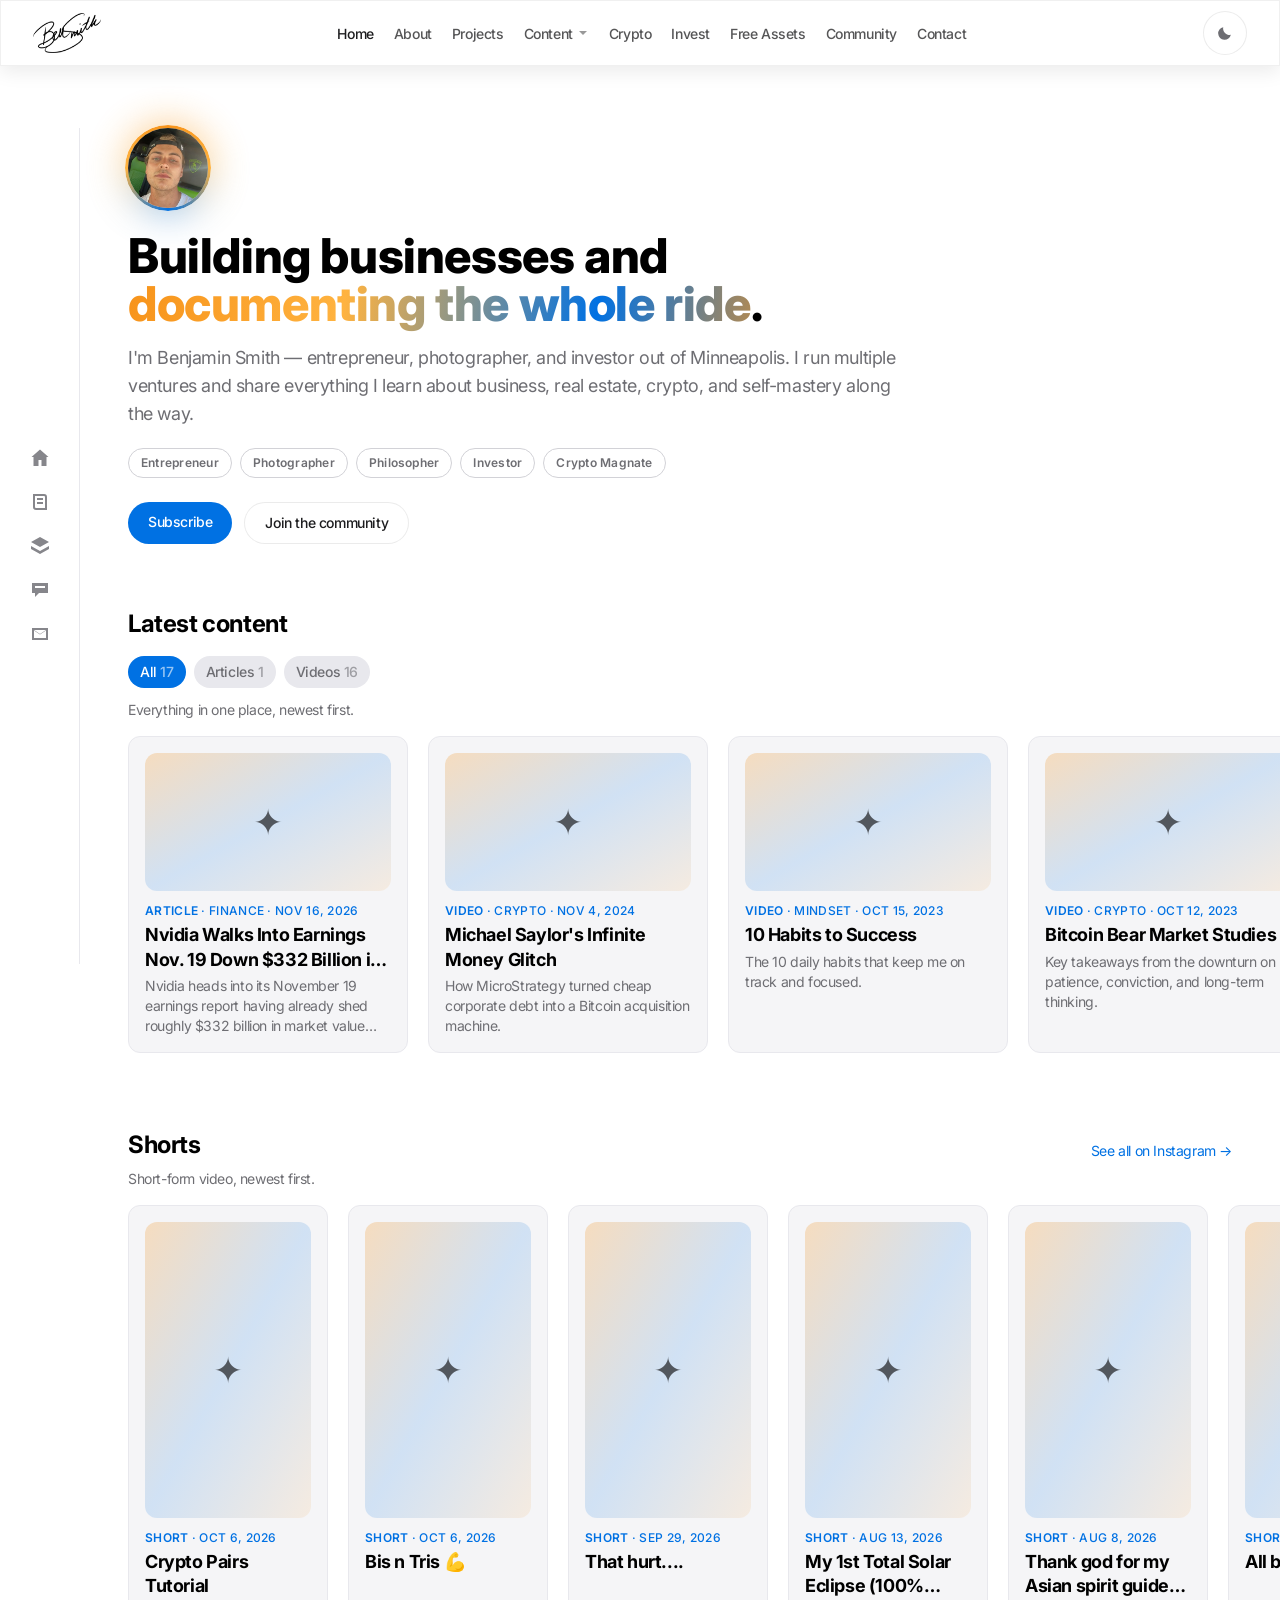
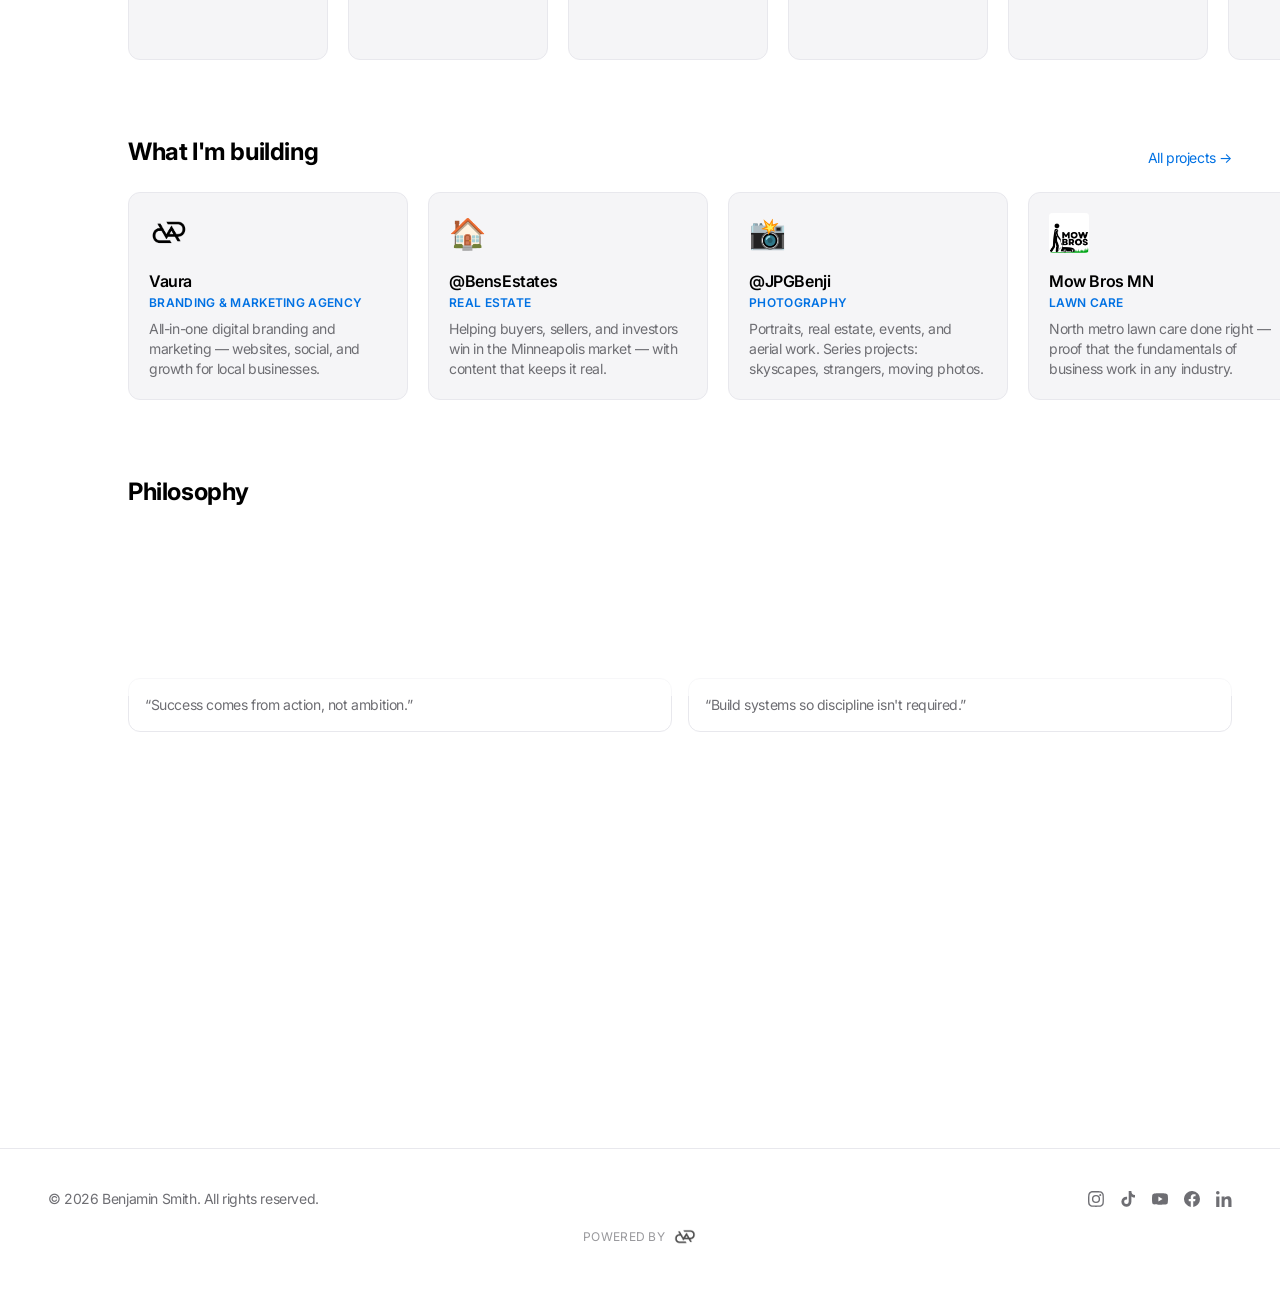
<file: index.html>
<!DOCTYPE html>
<html lang="en" class="dark">
<head>
  <script>(function(){var t=localStorage.theme,d=document.documentElement;if(t==='light'){d.classList.remove('dark');}else if(t!=='dark'&&window.matchMedia&&!window.matchMedia('(prefers-color-scheme: dark)').matches){d.classList.remove('dark');}})();</script>
  <meta charset="UTF-8">
  <meta name="viewport" content="width=device-width, initial-scale=1.0">
  <title>@BenjaminJBSmith — Entrepreneur, Investor, Photographer & Content Creator | Minneapolis</title>
  <meta name="description" content="Benjamin 'Benji' Smith (@BenjaminJBSmith) — entrepreneur, investor, and photographer in Minneapolis. Articles, videos, podcast, crypto insights, real estate, and free creator assets.">
  <meta name="keywords" content="Benjamin Smith, BenjaminJBSmith, entrepreneur, investor, crypto, bitcoin, real estate Minneapolis, photographer, content creator, Vaura">
  <link rel="canonical" href="https://vauraagency.github.io/bjbs-website/">
  <meta property="og:type" content="website">
  <meta property="og:site_name" content="@BenjaminJBSmith">
  <meta property="og:title" content="@BenjaminJBSmith — Entrepreneur, Investor, Photographer & Content Creator | Minneapolis">
  <meta property="og:description" content="Benjamin 'Benji' Smith (@BenjaminJBSmith) — entrepreneur, investor, and photographer in Minneapolis. Articles, videos, podcast, crypto insights, real estate, and free creator assets.">
  <meta property="og:url" content="https://vauraagency.github.io/bjbs-website/">
  <meta property="og:image" content="https://vauraagency.github.io/bjbs-website/images/avatar.jpg">
  <meta name="twitter:card" content="summary">
  <meta name="twitter:title" content="@BenjaminJBSmith — Entrepreneur, Investor, Photographer & Content Creator | Minneapolis">
  <meta name="twitter:description" content="Benjamin 'Benji' Smith (@BenjaminJBSmith) — entrepreneur, investor, and photographer in Minneapolis. Articles, videos, podcast, crypto insights, real estate, and free creator assets.">
  <meta name="twitter:image" content="https://vauraagency.github.io/bjbs-website/images/avatar.jpg">
  <script type="application/ld+json">
  {
    "@context": "https://schema.org",
    "@type": "Person",
    "name": "Benjamin JB Smith",
    "alternateName": "@BenjaminJBSmith",
    "url": "https://vauraagency.github.io/bjbs-website/",
    "image": "https://vauraagency.github.io/bjbs-website/images/avatar.jpg",
    "jobTitle": "Entrepreneur, Investor, Photographer & Content Creator",
    "address": {
      "@type": "PostalAddress",
      "addressLocality": "Minneapolis",
      "addressRegion": "MN",
      "addressCountry": "US"
    },
    "sameAs": [
      "https://instagram.com/JPGBenji",
      "https://linktr.ee/bensestates",
      "https://poplme.co/benjismith"
    ]
  }
  </script>
  <link rel="icon" type="image/svg+xml" href="images/favicon.svg">
  <link rel="stylesheet" href="css/tailwind-built.css">
  <link rel="preconnect" href="https://fonts.googleapis.com">
  <link rel="preconnect" href="https://fonts.gstatic.com" crossorigin>
  <link href="https://fonts.googleapis.com/css2?family=Inter:wght@400;500;600;700;800&display=swap" rel="stylesheet">
  <link rel="stylesheet" href="css/style.css">
</head>
<body class="font-sans antialiased bg-white text-slate-800 dark:bg-slate-900 dark:text-slate-200 tracking-tight">

  <div class="page-shell">
    <div class="min-h-screen flex">

      <!-- Side rail: quick on-page navigation -->
      <aside class="sticky top-16 h-[calc(100vh-4rem)] w-14 md:w-20 shrink-0 border-r border-slate-200 dark:border-slate-800 hidden sm:flex flex-col items-center justify-center gap-6 z-10">
        <a href="#home" class="nav-link group" title="Top" aria-label="Top">
          <svg class="w-5 h-5 fill-slate-400 group-hover:fill-indigo-500 transition" viewBox="0 0 20 20"><path d="M10 1.5 1.5 9h2v9h5v-6h3v6h5V9h2L10 1.5Z"/></svg>
        </a>
        <a href="#content" class="nav-link group" title="Content" aria-label="Content">
          <svg class="w-5 h-5 fill-slate-400 group-hover:fill-indigo-500 transition" viewBox="0 0 20 20"><path d="M3 2h11a3 3 0 0 1 3 3v13H6a3 3 0 0 1-3-3V2Zm2 2v11a1 1 0 0 0 1 1h9V5a1 1 0 0 0-1-1H5Zm2 2h6v2H7V6Zm0 4h6v2H7v-2Z"/></svg>
        </a>
        <a href="#ventures" class="nav-link group" title="Ventures" aria-label="Ventures">
          <svg class="w-5 h-5 fill-slate-400 group-hover:fill-indigo-500 transition" viewBox="0 0 20 20"><path d="m10 1 9 5-9 5-9-5 9-5Zm-9 9 9 5 9-5v3l-9 5-9-5v-3Z"/></svg>
        </a>
        <a href="#philosophy" class="nav-link group" title="Philosophy" aria-label="Philosophy">
          <svg class="w-5 h-5 fill-slate-400 group-hover:fill-indigo-500 transition" viewBox="0 0 20 20"><path d="M2 3h16v10H9l-4 4v-4H2V3Zm3 3v2h10V6H5Z"/></svg>
        </a>
        <a href="#subscribe" class="nav-link group" title="Subscribe" aria-label="Subscribe">
          <svg class="w-5 h-5 fill-slate-400 group-hover:fill-indigo-500 transition" viewBox="0 0 20 20"><path d="M2 4h16v12H2V4Zm2 2.4V14h12V6.4l-6 4-6-4ZM16 6H4l6 4 6-4Z"/></svg>
        </a>
      </aside>

      <!-- Main -->
      <main class="grow min-w-0 px-6 md:px-12 py-12 md:py-16 space-y-16">

        <!-- Hero -->
        <section id="home" class="scroll-mt-24">
          <div class="glow-ring rounded-full w-20 h-20 mb-6">
            <img src="images/avatar.jpg" alt="Benjamin Smith" class="w-20 h-20 rounded-full relative z-10 object-cover">
          </div>
          <h1 class="text-4xl md:text-5xl font-extrabold leading-tight mb-4 text-slate-900 dark:text-slate-100 max-w-3xl">
            Building businesses and <span class="glow-text">documenting the whole ride</span>.
          </h1>
          <p class="text-lg text-slate-500 dark:text-slate-400 mb-5 max-w-3xl">
            I'm Benjamin Smith — entrepreneur, photographer, and investor out of Minneapolis. I run multiple ventures and share everything I learn about business, real estate, crypto, and self-mastery along the way.
          </p>
          <div class="flex flex-wrap gap-2 mb-6" aria-label="Brand pillars">
            <span class="pillar">Entrepreneur</span>
            <span class="pillar">Photographer</span>
            <span class="pillar">Philosopher</span>
            <span class="pillar">Investor</span>
            <span class="pillar">Crypto Magnate</span>
          </div>
          <div class="flex gap-3">
            <a href="#subscribe" class="px-5 py-2.5 rounded-full bg-indigo-500 hover:bg-indigo-600 text-white font-medium text-sm transition">Subscribe</a>
            <a href="community.html" class="glass-btn px-5 py-2.5 rounded-full font-medium text-sm">Join the community</a>
          </div>
        </section>

        <!-- Content feed -->
        <section id="content" class="scroll-mt-24">
          <h2 class="text-2xl font-bold text-slate-900 dark:text-slate-100 mb-4">Latest content</h2>
          <div class="flex flex-wrap gap-2 mb-3" id="category-tabs"><!-- tabs built from the feed by js/main.js --></div>
          <div class="flex items-end justify-between gap-4 mb-4" id="content-blurb"><!-- per-filter subhead, set by js/main.js --></div>
          <div id="articles-grid" class="carousel"><!-- populated by js/main.js --></div>
        </section>

        <!-- Shorts -->
        <section id="shorts" class="scroll-mt-24">
          <div class="flex items-end justify-between mb-2">
            <h2 class="text-2xl font-bold text-slate-900 dark:text-slate-100">Shorts</h2>
            <a href="https://www.instagram.com/benjaminjbsmith/reels/" target="_blank" rel="noopener" class="text-sm text-indigo-500 hover:underline">See all on Instagram →</a>
          </div>
          <p class="text-slate-500 dark:text-slate-400 text-sm mb-4">Short-form video, newest first.</p>
          <div class="carousel carousel-shorts" id="shorts-row"><!-- populated by js/main.js --></div>
        </section>

        <!-- Ventures -->
        <section id="ventures" class="scroll-mt-24">
          <div class="flex items-end justify-between mb-6">
            <h2 class="text-2xl font-bold text-slate-900 dark:text-slate-100">What I'm building</h2>
            <a href="projects.html" class="text-sm text-indigo-500 hover:underline">All projects →</a>
          </div>
          <div class="carousel" id="ventures-grid"><!-- populated by js/main.js --></div>
        </section>

        <!-- Philosophy -->
        <section id="philosophy" class="scroll-mt-24">
          <h2 class="text-2xl font-bold mb-6 text-slate-900 dark:text-slate-100">Philosophy</h2>
          <figure class="glass rounded-2xl p-8">
            <blockquote class="text-xl md:text-2xl font-bold leading-snug text-slate-900 dark:text-slate-100">
              “Don't be a victim of your mentality, be an architect of your reality.”
            </blockquote>
            <figcaption class="mt-3 text-sm text-slate-500 dark:text-slate-400">— Benjamin Smith</figcaption>
          </figure>
          <div class="grid sm:grid-cols-2 gap-4 mt-4 text-sm">
            <p class="rounded-xl border border-slate-200 dark:border-slate-800 p-4 text-slate-500 dark:text-slate-400">“Success comes from action, not ambition.”</p>
            <p class="rounded-xl border border-slate-200 dark:border-slate-800 p-4 text-slate-500 dark:text-slate-400">“Build systems so discipline isn't required.”</p>
          </div>
        </section>

        <!-- Subscribe -->
        <section id="subscribe" class="scroll-mt-24">
          <div class="glass rounded-2xl p-8 text-center">
            <div class="flex justify-center -space-x-3 mb-5" id="community-avatars"><!-- populated by js/main.js --></div>
            <h2 class="text-2xl font-bold mb-2 text-slate-900 dark:text-slate-100">Subscribe</h2>
            <p class="text-slate-500 dark:text-slate-400 mb-6">Best insights on business, investing, and living intentionally.</p>
            <form id="subscribe-form" class="flex flex-col sm:flex-row gap-3 max-w-md mx-auto">
              <input type="email" name="email" required placeholder="Your email" class="grow px-4 py-2.5 rounded-full bg-white dark:bg-slate-900 border border-slate-300 dark:border-slate-700 focus:outline-none focus:ring-2 focus:ring-indigo-500 text-sm">
              <button type="submit" class="px-5 py-2.5 rounded-full bg-indigo-500 hover:bg-indigo-600 text-white font-medium text-sm transition">Subscribe</button>
            </form>
          </div>
        </section>

      </main>
    </div>
  </div>

  <div id="site-footer"></div>

  <script src="js/site.js" defer></script>
  <script src="js/main.js" defer></script>
</body>
</html>
</file>
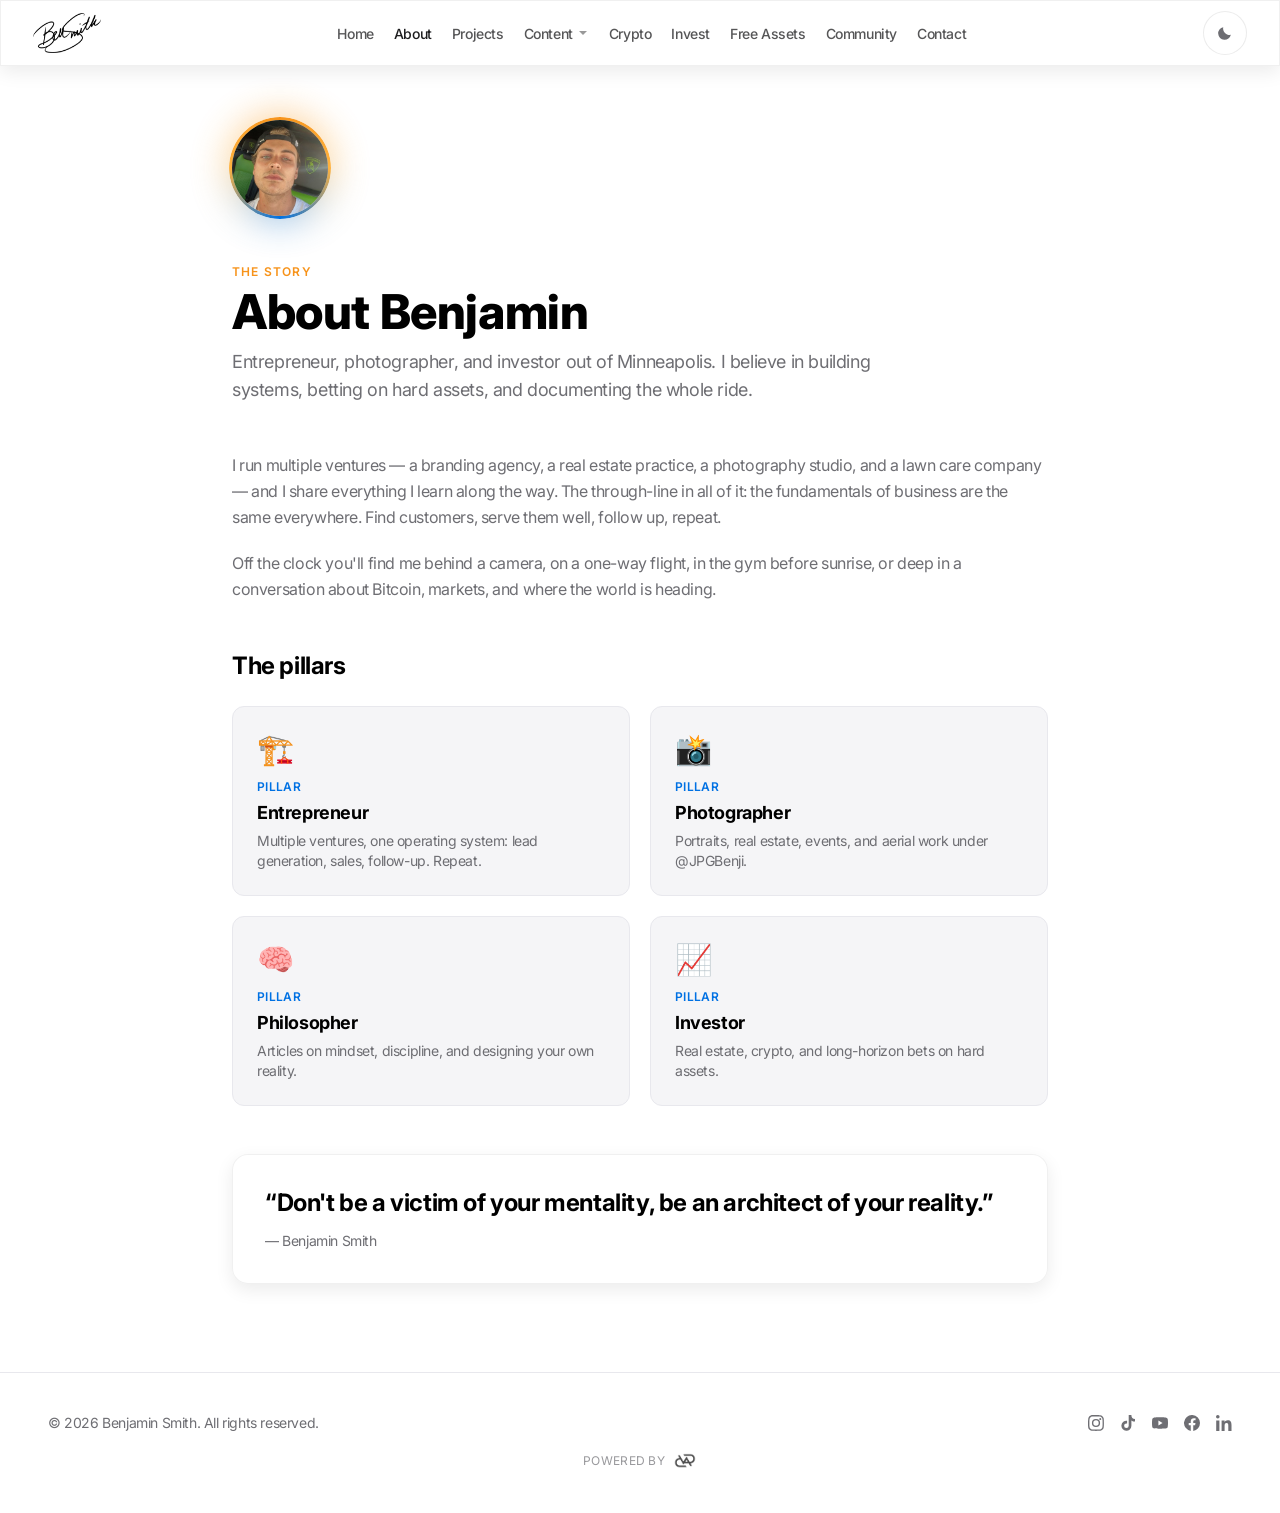
<file: about.html>
<!DOCTYPE html>
<html lang="en" class="dark">
<head>
  <script>(function(){var t=localStorage.theme,d=document.documentElement;if(t==='light'){d.classList.remove('dark');}else if(t!=='dark'&&window.matchMedia&&!window.matchMedia('(prefers-color-scheme: dark)').matches){d.classList.remove('dark');}})();</script>
  <meta charset="UTF-8">
  <meta name="viewport" content="width=device-width, initial-scale=1.0">
  <title>About | @BenjaminJBSmith</title>
  <meta name="description" content="Who Benjamin JB Smith is — entrepreneur, photographer, investor, and philosopher out of Minneapolis.">
  <link rel="canonical" href="https://vauraagency.github.io/bjbs-website/about.html">
  <meta property="og:type" content="website">
  <meta property="og:site_name" content="@BenjaminJBSmith">
  <meta property="og:title" content="About | @BenjaminJBSmith">
  <meta property="og:description" content="Who Benjamin JB Smith is — entrepreneur, photographer, investor, and philosopher out of Minneapolis.">
  <meta property="og:url" content="https://vauraagency.github.io/bjbs-website/about.html">
  <meta property="og:image" content="https://vauraagency.github.io/bjbs-website/images/avatar.jpg">
  <meta name="twitter:card" content="summary">
  <meta name="twitter:title" content="About | @BenjaminJBSmith">
  <meta name="twitter:description" content="Who Benjamin JB Smith is — entrepreneur, photographer, investor, and philosopher out of Minneapolis.">
  <meta name="twitter:image" content="https://vauraagency.github.io/bjbs-website/images/avatar.jpg">
  <script type="application/ld+json">
  {
    "@context": "https://schema.org",
    "@type": "Person",
    "name": "Benjamin JB Smith",
    "alternateName": "@BenjaminJBSmith",
    "url": "https://vauraagency.github.io/bjbs-website/",
    "image": "https://vauraagency.github.io/bjbs-website/images/avatar.jpg",
    "jobTitle": "Entrepreneur, Investor, Photographer & Content Creator",
    "address": {
      "@type": "PostalAddress",
      "addressLocality": "Minneapolis",
      "addressRegion": "MN",
      "addressCountry": "US"
    },
    "sameAs": [
      "https://instagram.com/JPGBenji",
      "https://linktr.ee/bensestates",
      "https://poplme.co/benjismith"
    ]
  }
  </script>
  <link rel="icon" type="image/svg+xml" href="images/favicon.svg">
  <link rel="stylesheet" href="css/tailwind-built.css">
  <link rel="preconnect" href="https://fonts.googleapis.com">
  <link rel="preconnect" href="https://fonts.gstatic.com" crossorigin>
  <link href="https://fonts.googleapis.com/css2?family=Inter:wght@400;500;600;700;800&display=swap" rel="stylesheet">
  <link rel="stylesheet" href="css/style.css">
</head>
<body class="font-sans antialiased bg-white text-slate-800 dark:bg-slate-900 dark:text-slate-200 tracking-tight">
  <main class="max-w-4xl mx-auto px-6 md:px-10 py-14 space-y-12">
    <div class="glow-ring rounded-full w-24 h-24 mb-6 mx-auto sm:mx-0">
      <img src="images/avatar.jpg" alt="Benjamin Smith" class="w-24 h-24 rounded-full relative z-10 object-cover">
    </div>
    <header>
      <p class="text-xs uppercase tracking-widest text-btc font-semibold mb-2">The story</p>
      <h1 class="text-4xl md:text-5xl font-extrabold leading-tight text-slate-900 dark:text-slate-100 mb-3">About Benjamin</h1>
      <p class="text-lg text-slate-500 dark:text-slate-400 max-w-2xl">Entrepreneur, photographer, and investor out of Minneapolis. I believe in building systems, betting on hard assets, and documenting the whole ride.</p>
    </header>
    <section class="space-y-5 text-slate-500 dark:text-slate-400 leading-relaxed">
      <p>I run multiple ventures — a branding agency, a real estate practice, a photography studio, and a lawn care company — and I share everything I learn along the way. The through-line in all of it: the fundamentals of business are the same everywhere. Find customers, serve them well, follow up, repeat.</p>
      <p>Off the clock you'll find me behind a camera, on a one-way flight, in the gym before sunrise, or deep in a conversation about Bitcoin, markets, and where the world is heading.</p>
    </section>
    <section>
      <h2 class="text-2xl font-bold mb-6 text-slate-900 dark:text-slate-100">The pillars</h2>
      <div class="sm:!grid sm:!grid-cols-2 sm:!gap-5">
      <div class="card rounded-2xl p-6">
        <div class="text-3xl mb-3">🏗️</div>
        <p class="text-xs uppercase tracking-wide text-indigo-500 font-semibold mb-1">Pillar</p>
        <h3 class="font-bold text-lg mb-1 text-slate-900 dark:text-slate-100">Entrepreneur</h3>
        <p class="text-sm text-slate-500 dark:text-slate-400">Multiple ventures, one operating system: lead generation, sales, follow-up. Repeat.</p>
      </div>
      <div class="card rounded-2xl p-6">
        <div class="text-3xl mb-3">📸</div>
        <p class="text-xs uppercase tracking-wide text-indigo-500 font-semibold mb-1">Pillar</p>
        <h3 class="font-bold text-lg mb-1 text-slate-900 dark:text-slate-100">Photographer</h3>
        <p class="text-sm text-slate-500 dark:text-slate-400">Portraits, real estate, events, and aerial work under @JPGBenji.</p>
      </div>
      <div class="card rounded-2xl p-6">
        <div class="text-3xl mb-3">🧠</div>
        <p class="text-xs uppercase tracking-wide text-indigo-500 font-semibold mb-1">Pillar</p>
        <h3 class="font-bold text-lg mb-1 text-slate-900 dark:text-slate-100">Philosopher</h3>
        <p class="text-sm text-slate-500 dark:text-slate-400">Articles on mindset, discipline, and designing your own reality.</p>
      </div>
      <div class="card rounded-2xl p-6">
        <div class="text-3xl mb-3">📈</div>
        <p class="text-xs uppercase tracking-wide text-indigo-500 font-semibold mb-1">Pillar</p>
        <h3 class="font-bold text-lg mb-1 text-slate-900 dark:text-slate-100">Investor</h3>
        <p class="text-sm text-slate-500 dark:text-slate-400">Real estate, crypto, and long-horizon bets on hard assets.</p>
      </div>
      </div>
    </section>
    <section class="glass rounded-2xl p-8">
      <blockquote class="text-xl md:text-2xl font-bold leading-snug text-slate-900 dark:text-slate-100">“Don't be a victim of your mentality, be an architect of your reality.”</blockquote>
      <figcaption class="mt-3 text-sm text-slate-500 dark:text-slate-400">— Benjamin Smith</figcaption>
    </section>
  </main>
  <div id="site-footer"></div>
  <script src="js/site.js" defer></script>
</body>
</html>
</file>
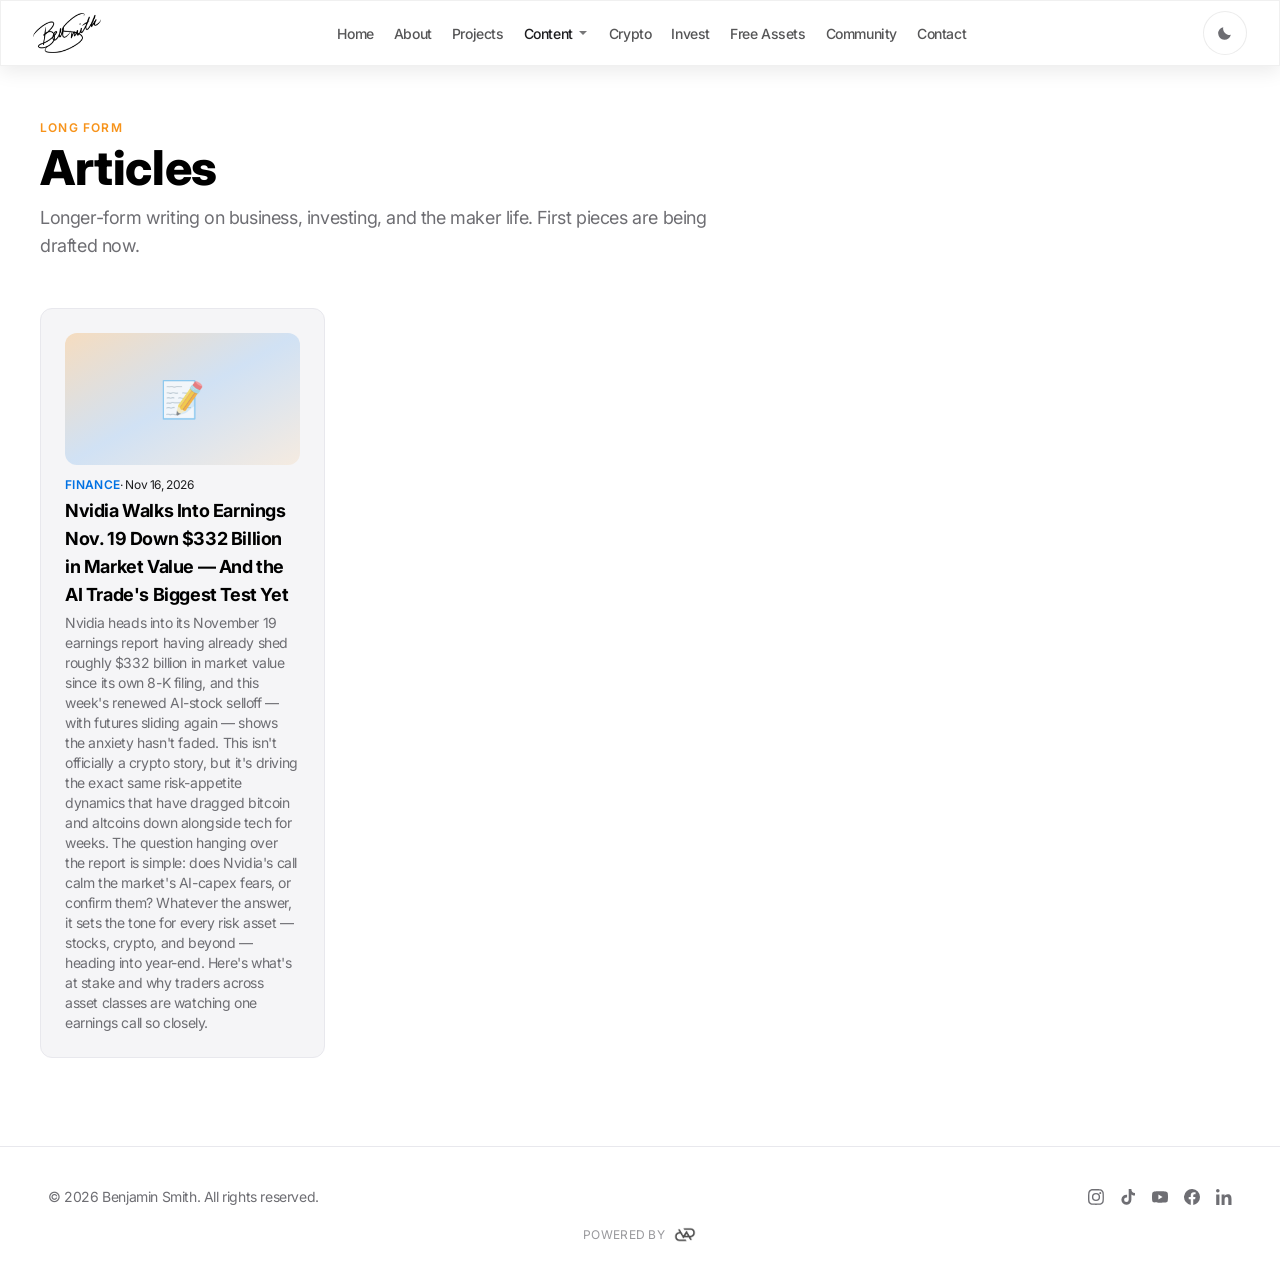
<file: articles.html>
<!DOCTYPE html>
<html lang="en" class="dark">
<head>
  <script>(function(){var t=localStorage.theme,d=document.documentElement;if(t==='light'){d.classList.remove('dark');}else if(t!=='dark'&&window.matchMedia&&!window.matchMedia('(prefers-color-scheme: dark)').matches){d.classList.remove('dark');}})();</script>
  <meta charset="UTF-8">
  <meta name="viewport" content="width=device-width, initial-scale=1.0">
  <title>Articles | @BenjaminJBSmith</title>
  <meta name="description" content="Articles by Benjamin JB Smith on business, investing, mindset, and building in public.">
  <link rel="canonical" href="https://vauraagency.github.io/bjbs-website/articles.html">
  <meta property="og:type" content="website">
  <meta property="og:site_name" content="@BenjaminJBSmith">
  <meta property="og:title" content="Articles | @BenjaminJBSmith">
  <meta property="og:description" content="Articles by Benjamin JB Smith on business, investing, mindset, and building in public.">
  <meta property="og:url" content="https://vauraagency.github.io/bjbs-website/articles.html">
  <meta property="og:image" content="https://vauraagency.github.io/bjbs-website/images/avatar.jpg">
  <meta name="twitter:card" content="summary">
  <meta name="twitter:title" content="Articles | @BenjaminJBSmith">
  <meta name="twitter:description" content="Articles by Benjamin JB Smith on business, investing, mindset, and building in public.">
  <meta name="twitter:image" content="https://vauraagency.github.io/bjbs-website/images/avatar.jpg">
  <script type="application/ld+json">
  {
    "@context": "https://schema.org",
    "@type": "WebPage",
    "name": "Articles | @BenjaminJBSmith",
    "description": "Articles by Benjamin JB Smith on business, investing, mindset, and building in public.",
    "url": "https://vauraagency.github.io/bjbs-website/articles.html",
    "isPartOf": {
      "@type": "WebSite",
      "name": "@BenjaminJBSmith",
      "url": "https://vauraagency.github.io/bjbs-website/"
    },
    "about": {
      "@type": "Person",
      "name": "Benjamin JB Smith"
    }
  }
  </script>
  <link rel="icon" type="image/svg+xml" href="images/favicon.svg">
  <link rel="stylesheet" href="css/tailwind-built.css">
  <link rel="preconnect" href="https://fonts.googleapis.com">
  <link rel="preconnect" href="https://fonts.gstatic.com" crossorigin>
  <link href="https://fonts.googleapis.com/css2?family=Inter:wght@400;500;600;700;800&display=swap" rel="stylesheet">
  <link rel="stylesheet" href="css/style.css">
</head>
<body class="font-sans antialiased bg-white text-slate-800 dark:bg-slate-900 dark:text-slate-200 tracking-tight">
  <main class="page-shell px-6 md:px-10 py-14 space-y-12">
    <header>
      <p class="text-xs uppercase tracking-widest text-btc font-semibold mb-2">Long form</p>
      <h1 class="text-4xl md:text-5xl font-extrabold leading-tight text-slate-900 dark:text-slate-100 mb-3">Articles</h1>
      <p class="text-lg text-slate-500 dark:text-slate-400 max-w-2xl">Longer-form writing on business, investing, and the maker life. First pieces are being drafted now.</p>
    </header>
    <section>
      <div class="content-grid" id="articles-grid"><!-- populated by JS --></div>
      <div class="text-center mt-6 sm:hidden">
        <button id="view-all-btn" class="text-indigo-500 hover:underline font-medium text-sm">View all →</button>
      </div>
    </section>

    <div id="articles-modal" class="hidden fixed top-16 inset-x-0 bottom-0 bg-black/70 z-40 flex items-center justify-center p-4">
      <div class="bg-white dark:bg-[#1c1c1e] border border-slate-200 dark:border-white/10 rounded-2xl max-w-2xl w-full max-h-[90vh] overflow-auto shadow-2xl">
        <div class="sticky top-0 bg-white dark:bg-[#1c1c1e] border-b border-slate-200 dark:border-white/10 px-6 py-4 flex items-center justify-between">
          <h2 class="text-xl font-bold text-slate-900 dark:text-slate-100">All articles</h2>
          <button id="close-modal-btn" class="text-slate-500 hover:text-slate-900 dark:hover:text-slate-100">✕</button>
        </div>
        <div class="grid grid-cols-1 sm:grid-cols-2 gap-5 p-6" id="articles-modal-grid"><!-- populated by JS --></div>
      </div>
    </div>

    <div id="article-detail-modal" class="hidden fixed top-16 inset-x-0 bottom-0 bg-black/70 z-40 flex items-center justify-center p-4">
      <div class="bg-white dark:bg-[#1c1c1e] border border-slate-200 dark:border-white/10 rounded-2xl max-w-2xl w-full max-h-[90vh] overflow-auto shadow-2xl">
        <div class="sticky top-0 bg-white dark:bg-[#1c1c1e] border-b border-slate-200 dark:border-white/10 px-6 py-4 flex items-center justify-between">
          <h2 class="text-lg font-bold text-slate-900 dark:text-slate-100" id="detail-title"></h2>
          <button id="close-detail-btn" class="text-slate-500 hover:text-slate-900 dark:hover:text-slate-100">✕</button>
        </div>
        <div class="p-6">
          <p class="text-xs uppercase tracking-wide text-indigo-500 font-semibold mb-3" id="detail-meta"></p>
          <div class="prose prose-invert max-w-none text-slate-500 dark:text-slate-400 leading-relaxed" id="detail-text"></div>
        </div>
      </div>
    </div>

    <script>
    const fmtDate = (iso) => {
      if (!iso) return '';
      const d = new Date(iso + 'T00:00:00Z');
      return isNaN(d) ? iso : d.toLocaleDateString('en-US', { month: 'short', day: 'numeric', year: 'numeric', timeZone: 'UTC' });
    };
      const THUMB_FALLBACK = "<div class='w-full h-full bg-gradient-to-br from-btc/25 via-indigo-500/15 to-btc/10 dark:from-btc/30 dark:via-indigo-500/20 dark:to-btc/15 flex items-center justify-center'><span class='text-4xl opacity-70'>📝</span></div>";
      const cardThumb = (article) => `<div class="aspect-video rounded-xl mb-3 overflow-hidden">` + (article.image
        ? `<img src="${article.image}" alt="" loading="lazy" class="w-full h-full object-cover transition group-hover:scale-105" onerror="this.parentNode.innerHTML=THUMB_FALLBACK">`
        : THUMB_FALLBACK) + `</div>`;

      const cardHtml = (article) => `
        <div class="card rounded-2xl p-6 cursor-pointer hover:border-indigo-400 dark:hover:border-indigo-500 transition group" data-article-id="${article.id}" tabindex="0" role="button" aria-label="Read ${article.title}">
          ${cardThumb(article)}
          <div class="flex items-center gap-1.5 mb-1">
            <a href="https://app.notion.com/p/83f7269252d54d95be6515217888a28e?v=f23101416ba145c4a385bbd5015fede1&query=${encodeURIComponent(article.category)}" target="_blank" rel="noopener" class="text-xs uppercase tracking-wide text-indigo-500 font-semibold hover:underline">${article.category}</a>
            <span class="text-xs text-slate-400 dark:text-slate-500">· ${fmtDate(article.date)}</span>
          </div>
          <h3 class="font-bold text-lg mb-1 text-slate-900 dark:text-slate-100 group-hover:text-indigo-500 transition">${article.title}</h3>
          <p class="text-sm text-slate-500 dark:text-slate-400">${article.excerpt}</p>
        </div>`;

      document.getElementById('articles-grid').innerHTML = Array.from({ length: 4 }).map(() => `
        <div class="p-2">
          <div class="skeleton aspect-video mb-3"></div>
          <div class="skeleton h-3 w-1/3 mb-2 rounded-full"></div>
          <div class="skeleton h-5 w-full mb-1 rounded-full"></div>
          <div class="skeleton h-3 w-2/3 rounded-full"></div>
        </div>`).join('');

      fetch('data/articles.json').then(r => r.ok ? r.json() : []).then(articles => {
        if (!articles.length) {
          document.getElementById('articles-grid').innerHTML = '<p class="text-sm text-slate-500">Articles coming soon...</p>';
          return;
        }

        document.getElementById('articles-grid').innerHTML = articles.map(cardHtml).join('');
        document.getElementById('articles-modal-grid').innerHTML = articles.map(cardHtml).join('');

        // Add click + keyboard listeners to open detail modal
        document.querySelectorAll('[data-article-id]').forEach(el => {
          const open = () => {
            const id = el.getAttribute('data-article-id');
            const article = articles.find(a => a.id === id);
            if (article) {
              const imgHtml = article.image ? `<img src="${article.image}" alt="" class="w-full aspect-video object-cover rounded-xl mb-5">` : '';
              document.getElementById('detail-title').textContent = article.title;
              document.getElementById('detail-meta').textContent = `${article.category} · ${fmtDate(article.date)}`;
              document.getElementById('detail-text').innerHTML = imgHtml + article.fullText.split('\n').filter(p => p.trim()).map(p => `<p class="mb-4">${p}</p>`).join('');
              document.getElementById('article-detail-modal').classList.remove('hidden');
            }
          };
          el.addEventListener('click', open);
          el.addEventListener('keydown', (e) => {
            if (e.key === 'Enter' || e.key === ' ') { e.preventDefault(); open(); }
          });
        });
      });

      document.getElementById('view-all-btn').addEventListener('click', () => {
        document.getElementById('articles-modal').classList.remove('hidden');
      });
      document.getElementById('close-modal-btn').addEventListener('click', () => {
        document.getElementById('articles-modal').classList.add('hidden');
      });
      document.getElementById('articles-modal').addEventListener('click', (e) => {
        if (e.target.id === 'articles-modal') {
          document.getElementById('articles-modal').classList.add('hidden');
        }
      });
      document.getElementById('close-detail-btn').addEventListener('click', () => {
        document.getElementById('article-detail-modal').classList.add('hidden');
      });
      document.getElementById('article-detail-modal').addEventListener('click', (e) => {
        if (e.target.id === 'article-detail-modal') {
          document.getElementById('article-detail-modal').classList.add('hidden');
        }
      });
    </script>
  </main>
  <div id="site-footer"></div>
  <script src="js/site.js" defer></script>
</body>
</html>
</file>
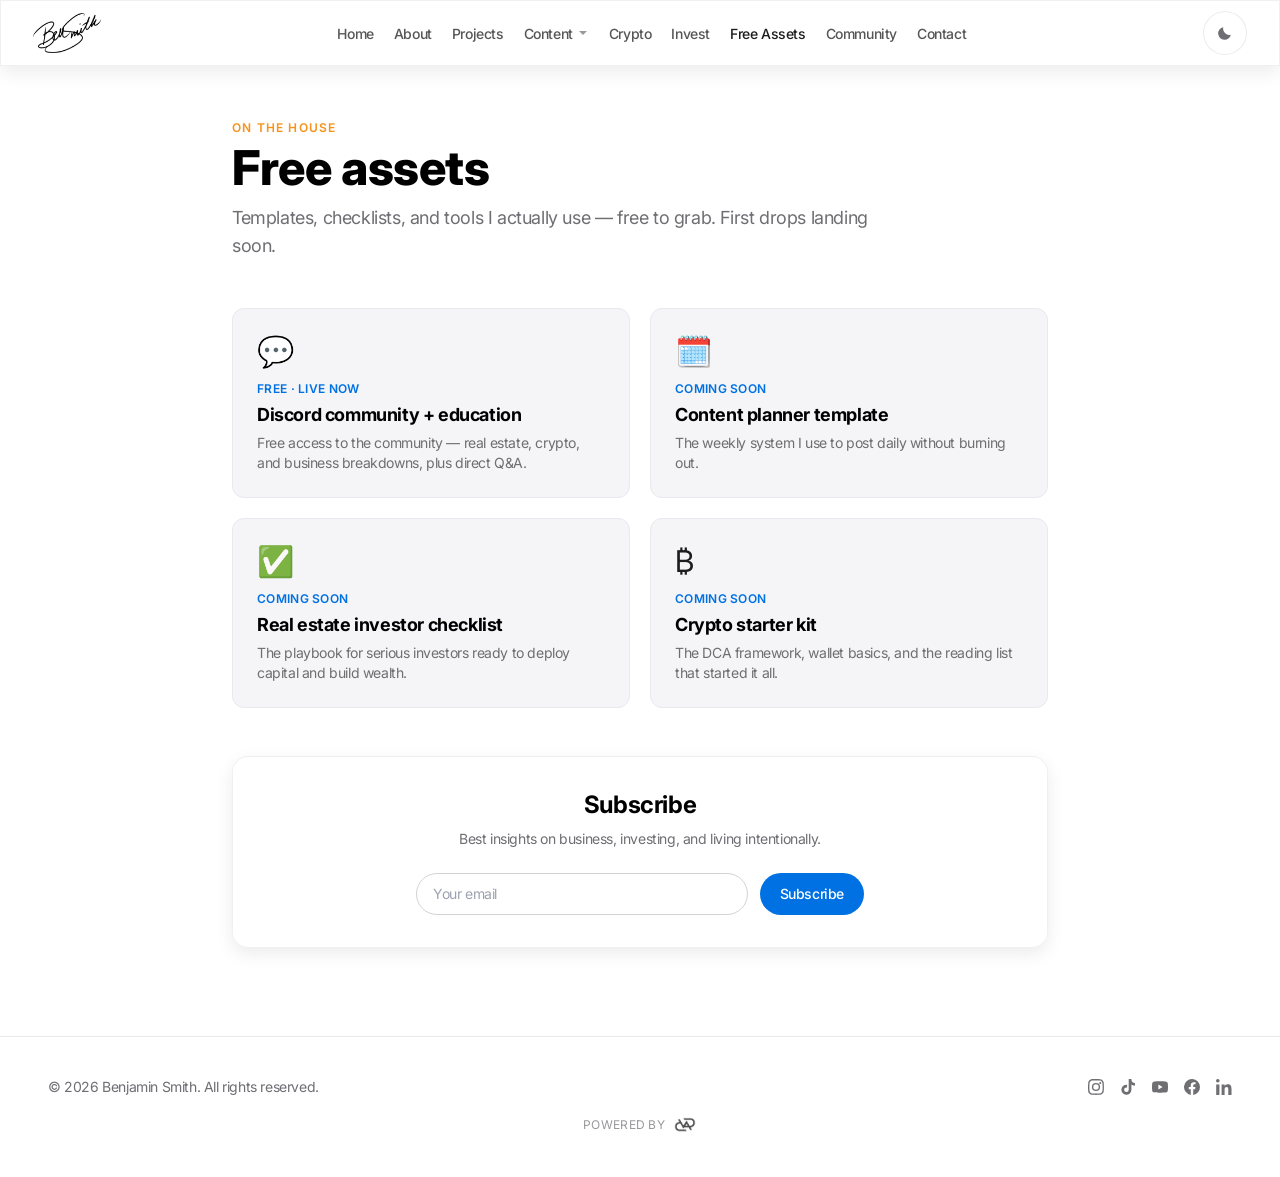
<file: assets.html>
<!DOCTYPE html>
<html lang="en" class="dark">
<head>
  <script>(function(){var t=localStorage.theme,d=document.documentElement;if(t==='light'){d.classList.remove('dark');}else if(t!=='dark'&&window.matchMedia&&!window.matchMedia('(prefers-color-scheme: dark)').matches){d.classList.remove('dark');}})();</script>
  <meta charset="UTF-8">
  <meta name="viewport" content="width=device-width, initial-scale=1.0">
  <title>Free Assets | @BenjaminJBSmith</title>
  <meta name="description" content="Free resources from Benjamin JB Smith — templates, checklists, and creator tools.">
  <link rel="canonical" href="https://vauraagency.github.io/bjbs-website/assets.html">
  <meta property="og:type" content="website">
  <meta property="og:site_name" content="@BenjaminJBSmith">
  <meta property="og:title" content="Free Assets | @BenjaminJBSmith">
  <meta property="og:description" content="Free resources from Benjamin JB Smith — templates, checklists, and creator tools.">
  <meta property="og:url" content="https://vauraagency.github.io/bjbs-website/assets.html">
  <meta property="og:image" content="https://vauraagency.github.io/bjbs-website/images/avatar.jpg">
  <meta name="twitter:card" content="summary">
  <meta name="twitter:title" content="Free Assets | @BenjaminJBSmith">
  <meta name="twitter:description" content="Free resources from Benjamin JB Smith — templates, checklists, and creator tools.">
  <meta name="twitter:image" content="https://vauraagency.github.io/bjbs-website/images/avatar.jpg">
  <script type="application/ld+json">
  {
    "@context": "https://schema.org",
    "@type": "WebPage",
    "name": "Free Assets | @BenjaminJBSmith",
    "description": "Free resources from Benjamin JB Smith \u2014 templates, checklists, and creator tools.",
    "url": "https://vauraagency.github.io/bjbs-website/assets.html",
    "isPartOf": {
      "@type": "WebSite",
      "name": "@BenjaminJBSmith",
      "url": "https://vauraagency.github.io/bjbs-website/"
    },
    "about": {
      "@type": "Person",
      "name": "Benjamin JB Smith"
    }
  }
  </script>
  <link rel="icon" type="image/svg+xml" href="images/favicon.svg">
  <link rel="stylesheet" href="css/tailwind-built.css">
  <link rel="preconnect" href="https://fonts.googleapis.com">
  <link rel="preconnect" href="https://fonts.gstatic.com" crossorigin>
  <link href="https://fonts.googleapis.com/css2?family=Inter:wght@400;500;600;700;800&display=swap" rel="stylesheet">
  <link rel="stylesheet" href="css/style.css">
</head>
<body class="font-sans antialiased bg-white text-slate-800 dark:bg-slate-900 dark:text-slate-200 tracking-tight">
  <main class="max-w-4xl mx-auto px-6 md:px-10 py-14 space-y-12">
    <header>
      <p class="text-xs uppercase tracking-widest text-btc font-semibold mb-2">On the house</p>
      <h1 class="text-4xl md:text-5xl font-extrabold leading-tight text-slate-900 dark:text-slate-100 mb-3">Free assets</h1>
      <p class="text-lg text-slate-500 dark:text-slate-400 max-w-2xl">Templates, checklists, and tools I actually use — free to grab. First drops landing soon.</p>
    </header>
    <section class="grid sm:grid-cols-2 gap-5">
      <a href="community.html" class="card rounded-2xl p-6 block hover:scale-[1.02] transition">
        <div class="text-3xl mb-3">💬</div>
        <p class="text-xs uppercase tracking-wide text-indigo-500 font-semibold mb-1">Free · Live now</p>
        <h3 class="font-bold text-lg mb-1 text-slate-900 dark:text-slate-100">Discord community + education</h3>
        <p class="text-sm text-slate-500 dark:text-slate-400">Free access to the community — real estate, crypto, and business breakdowns, plus direct Q&A.</p>
      </a>
      <div class="card rounded-2xl p-6">
        <div class="text-3xl mb-3">🗓️</div>
        <p class="text-xs uppercase tracking-wide text-indigo-500 font-semibold mb-1">Coming soon</p>
        <h3 class="font-bold text-lg mb-1 text-slate-900 dark:text-slate-100">Content planner template</h3>
        <p class="text-sm text-slate-500 dark:text-slate-400">The weekly system I use to post daily without burning out.</p>
      </div>
      <div class="card rounded-2xl p-6">
        <div class="text-3xl mb-3">✅</div>
        <p class="text-xs uppercase tracking-wide text-indigo-500 font-semibold mb-1">Coming soon</p>
        <h3 class="font-bold text-lg mb-1 text-slate-900 dark:text-slate-100">Real estate investor checklist</h3>
        <p class="text-sm text-slate-500 dark:text-slate-400">The playbook for serious investors ready to deploy capital and build wealth.</p>
      </div>
      <div class="card rounded-2xl p-6">
        <div class="text-3xl mb-3">₿</div>
        <p class="text-xs uppercase tracking-wide text-indigo-500 font-semibold mb-1">Coming soon</p>
        <h3 class="font-bold text-lg mb-1 text-slate-900 dark:text-slate-100">Crypto starter kit</h3>
        <p class="text-sm text-slate-500 dark:text-slate-400">The DCA framework, wallet basics, and the reading list that started it all.</p>
      </div>
    </section>
    <section class="glass rounded-2xl p-8 text-center">
      <h2 class="text-2xl font-bold mb-2 text-slate-900 dark:text-slate-100">Subscribe</h2>
      <p class="text-sm text-slate-500 dark:text-slate-400 mb-6">Best insights on business, investing, and living intentionally.</p>
      <form id="subscribe-form" class="flex flex-col sm:flex-row gap-3 max-w-md mx-auto">
        <input type="email" name="email" required placeholder="Your email" class="grow px-4 py-2.5 rounded-full bg-white dark:bg-slate-900 border border-slate-300 dark:border-slate-700 focus:outline-none focus:ring-2 focus:ring-indigo-500 text-sm">
        <button type="submit" class="px-5 py-2.5 rounded-full bg-indigo-500 hover:bg-indigo-600 text-white font-medium text-sm transition">Subscribe</button>
      </form>
    </section>
  </main>
  <div id="site-footer"></div>
  <script src="js/site.js" defer></script>
</body>
</html>
</file>
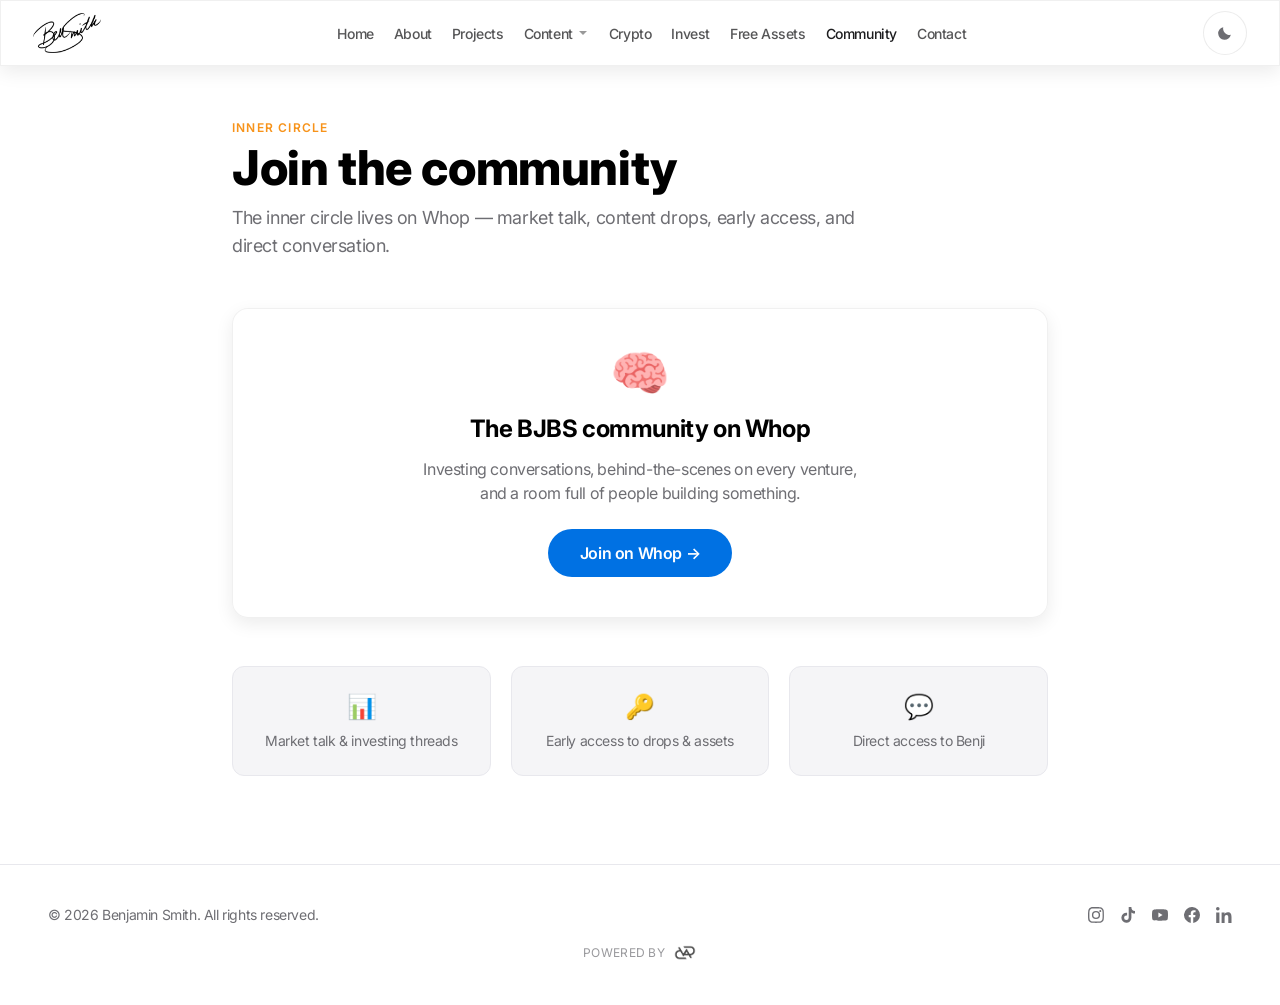
<file: community.html>
<!DOCTYPE html>
<html lang="en" class="dark">
<head>
  <script>(function(){var t=localStorage.theme,d=document.documentElement;if(t==='light'){d.classList.remove('dark');}else if(t!=='dark'&&window.matchMedia&&!window.matchMedia('(prefers-color-scheme: dark)').matches){d.classList.remove('dark');}})();</script>
  <meta charset="UTF-8">
  <meta name="viewport" content="width=device-width, initial-scale=1.0">
  <title>Community | @BenjaminJBSmith</title>
  <meta name="description" content="Join Benjamin JB Smith's community on Whop — investing conversations, content drops, and direct access.">
  <link rel="canonical" href="https://vauraagency.github.io/bjbs-website/community.html">
  <meta property="og:type" content="website">
  <meta property="og:site_name" content="@BenjaminJBSmith">
  <meta property="og:title" content="Community | @BenjaminJBSmith">
  <meta property="og:description" content="Join Benjamin JB Smith's community on Whop — investing conversations, content drops, and direct access.">
  <meta property="og:url" content="https://vauraagency.github.io/bjbs-website/community.html">
  <meta property="og:image" content="https://vauraagency.github.io/bjbs-website/images/avatar.jpg">
  <meta name="twitter:card" content="summary">
  <meta name="twitter:title" content="Community | @BenjaminJBSmith">
  <meta name="twitter:description" content="Join Benjamin JB Smith's community on Whop — investing conversations, content drops, and direct access.">
  <meta name="twitter:image" content="https://vauraagency.github.io/bjbs-website/images/avatar.jpg">
  <script type="application/ld+json">
  {
    "@context": "https://schema.org",
    "@type": "WebPage",
    "name": "Community | @BenjaminJBSmith",
    "description": "Join Benjamin JB Smith's community on Whop \u2014 investing conversations, content drops, and direct access.",
    "url": "https://vauraagency.github.io/bjbs-website/community.html",
    "isPartOf": {
      "@type": "WebSite",
      "name": "@BenjaminJBSmith",
      "url": "https://vauraagency.github.io/bjbs-website/"
    },
    "about": {
      "@type": "Person",
      "name": "Benjamin JB Smith"
    }
  }
  </script>
  <link rel="icon" type="image/svg+xml" href="images/favicon.svg">
  <link rel="stylesheet" href="css/tailwind-built.css">
  <link rel="preconnect" href="https://fonts.googleapis.com">
  <link rel="preconnect" href="https://fonts.gstatic.com" crossorigin>
  <link href="https://fonts.googleapis.com/css2?family=Inter:wght@400;500;600;700;800&display=swap" rel="stylesheet">
  <link rel="stylesheet" href="css/style.css">
</head>
<body class="font-sans antialiased bg-white text-slate-800 dark:bg-slate-900 dark:text-slate-200 tracking-tight">
  <main class="max-w-4xl mx-auto px-6 md:px-10 py-14 space-y-12">
    <header>
      <p class="text-xs uppercase tracking-widest text-btc font-semibold mb-2">Inner circle</p>
      <h1 class="text-4xl md:text-5xl font-extrabold leading-tight text-slate-900 dark:text-slate-100 mb-3">Join the community</h1>
      <p class="text-lg text-slate-500 dark:text-slate-400 max-w-2xl">The inner circle lives on Whop — market talk, content drops, early access, and direct conversation.</p>
    </header>
    <section class="glass rounded-2xl p-10 text-center glow-ring" style="border-radius: 1rem;">
      <div class="text-5xl mb-4">🧠</div>
      <h2 class="text-2xl font-bold mb-3 text-slate-900 dark:text-slate-100">The BJBS community on Whop</h2>
      <p class="text-slate-500 dark:text-slate-400 mb-6 max-w-md mx-auto">Investing conversations, behind-the-scenes on every venture, and a room full of people building something.</p>
      <a href="https://whop.com/benjaminjbsmith" target="_blank" rel="noopener" class="inline-block px-8 py-3 rounded-full bg-indigo-500 hover:bg-indigo-600 text-white font-semibold transition">Join on Whop →</a>
    </section>
    <section class="grid sm:grid-cols-3 gap-5 text-center">
      <div class="card rounded-2xl p-6"><div class="text-2xl mb-2">📊</div><p class="text-sm text-slate-500 dark:text-slate-400">Market talk & investing threads</p></div>
      <div class="card rounded-2xl p-6"><div class="text-2xl mb-2">🔑</div><p class="text-sm text-slate-500 dark:text-slate-400">Early access to drops & assets</p></div>
      <div class="card rounded-2xl p-6"><div class="text-2xl mb-2">💬</div><p class="text-sm text-slate-500 dark:text-slate-400">Direct access to Benji</p></div>
    </section>
  </main>
  <div id="site-footer"></div>
  <script src="js/site.js" defer></script>
</body>
</html>
</file>
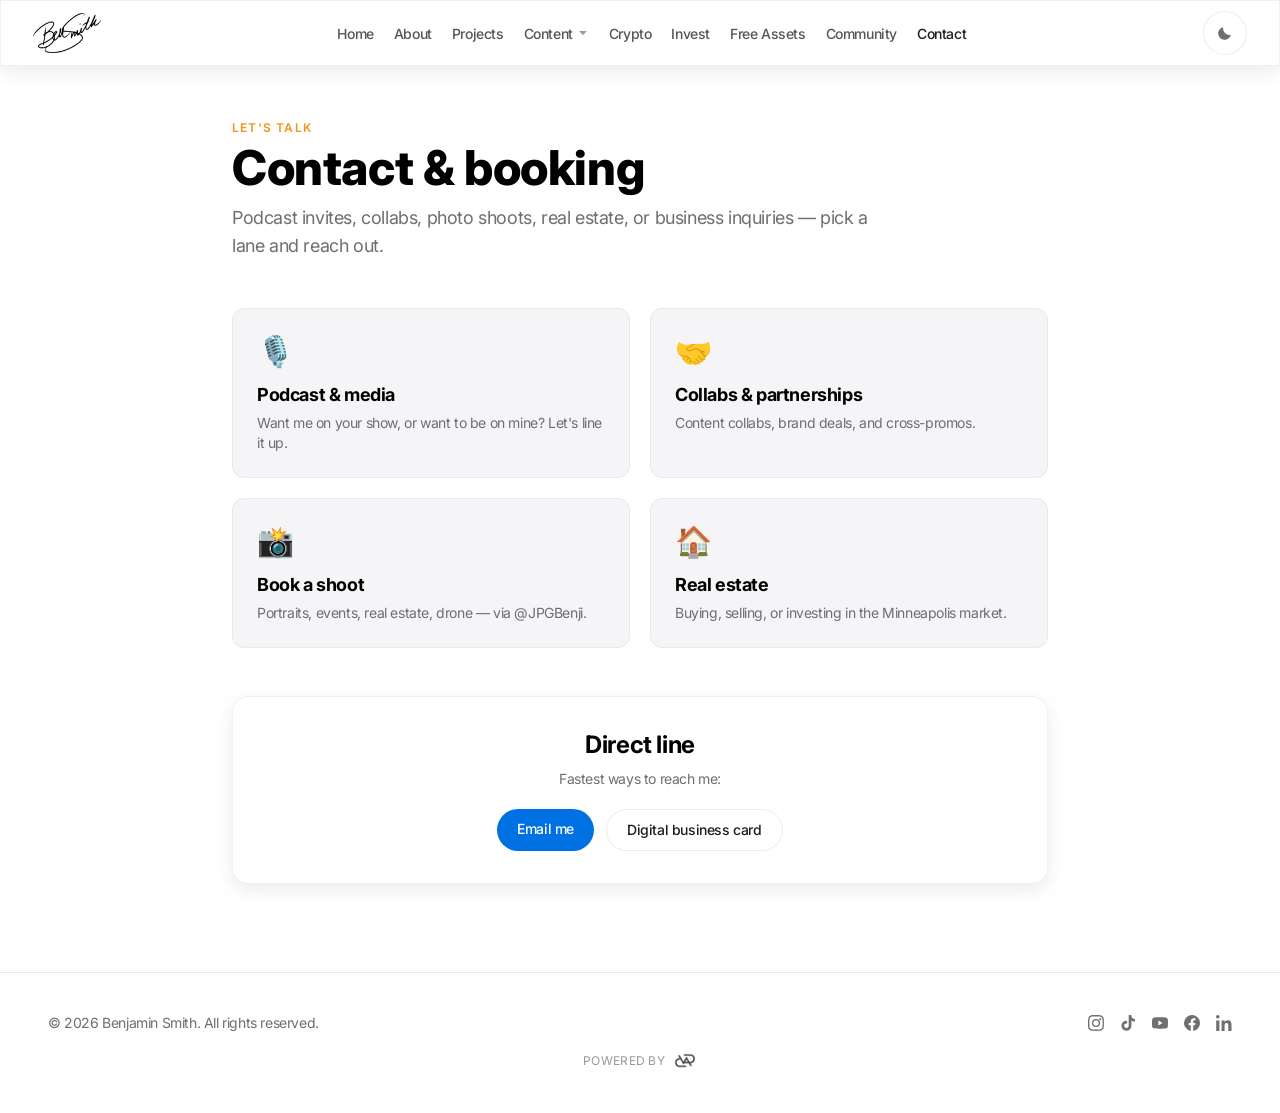
<file: contact.html>
<!DOCTYPE html>
<html lang="en" class="dark">
<head>
  <script>(function(){var t=localStorage.theme,d=document.documentElement;if(t==='light'){d.classList.remove('dark');}else if(t!=='dark'&&window.matchMedia&&!window.matchMedia('(prefers-color-scheme: dark)').matches){d.classList.remove('dark');}})();</script>
  <meta charset="UTF-8">
  <meta name="viewport" content="width=device-width, initial-scale=1.0">
  <title>Contact & Booking | @BenjaminJBSmith</title>
  <meta name="description" content="Book Benjamin JB Smith for podcasts, collabs, photography, and speaking — or just say hey.">
  <link rel="canonical" href="https://vauraagency.github.io/bjbs-website/contact.html">
  <meta property="og:type" content="website">
  <meta property="og:site_name" content="@BenjaminJBSmith">
  <meta property="og:title" content="Contact & Booking | @BenjaminJBSmith">
  <meta property="og:description" content="Book Benjamin JB Smith for podcasts, collabs, photography, and speaking — or just say hey.">
  <meta property="og:url" content="https://vauraagency.github.io/bjbs-website/contact.html">
  <meta property="og:image" content="https://vauraagency.github.io/bjbs-website/images/avatar.jpg">
  <meta name="twitter:card" content="summary">
  <meta name="twitter:title" content="Contact & Booking | @BenjaminJBSmith">
  <meta name="twitter:description" content="Book Benjamin JB Smith for podcasts, collabs, photography, and speaking — or just say hey.">
  <meta name="twitter:image" content="https://vauraagency.github.io/bjbs-website/images/avatar.jpg">
  <script type="application/ld+json">
  {
    "@context": "https://schema.org",
    "@type": "WebPage",
    "name": "Contact & Booking | @BenjaminJBSmith",
    "description": "Book Benjamin JB Smith for podcasts, collabs, photography, and speaking \u2014 or just say hey.",
    "url": "https://vauraagency.github.io/bjbs-website/contact.html",
    "isPartOf": {
      "@type": "WebSite",
      "name": "@BenjaminJBSmith",
      "url": "https://vauraagency.github.io/bjbs-website/"
    },
    "about": {
      "@type": "Person",
      "name": "Benjamin JB Smith"
    }
  }
  </script>
  <link rel="icon" type="image/svg+xml" href="images/favicon.svg">
  <link rel="stylesheet" href="css/tailwind-built.css">
  <link rel="preconnect" href="https://fonts.googleapis.com">
  <link rel="preconnect" href="https://fonts.gstatic.com" crossorigin>
  <link href="https://fonts.googleapis.com/css2?family=Inter:wght@400;500;600;700;800&display=swap" rel="stylesheet">
  <link rel="stylesheet" href="css/style.css">
</head>
<body class="font-sans antialiased bg-white text-slate-800 dark:bg-slate-900 dark:text-slate-200 tracking-tight">
  <main class="max-w-4xl mx-auto px-6 md:px-10 py-14 space-y-12">
    <header>
      <p class="text-xs uppercase tracking-widest text-btc font-semibold mb-2">Let's talk</p>
      <h1 class="text-4xl md:text-5xl font-extrabold leading-tight text-slate-900 dark:text-slate-100 mb-3">Contact & booking</h1>
      <p class="text-lg text-slate-500 dark:text-slate-400 max-w-2xl">Podcast invites, collabs, photo shoots, real estate, or business inquiries — pick a lane and reach out.</p>
    </header>
    <section class="grid sm:grid-cols-2 gap-5">
      <a href="mailto:benjaminjbsmith@gmail.com?subject=Podcast%20invite" class="card rounded-2xl p-6 block hover:scale-[1.02] transition">
        <div class="text-3xl mb-3">🎙️</div>
        <h3 class="font-bold text-lg mb-1 text-slate-900 dark:text-slate-100">Podcast & media</h3>
        <p class="text-sm text-slate-500 dark:text-slate-400">Want me on your show, or want to be on mine? Let's line it up.</p>
      </a>
      <a href="mailto:benjaminjbsmith@gmail.com?subject=Collab" class="card rounded-2xl p-6 block hover:scale-[1.02] transition">
        <div class="text-3xl mb-3">🤝</div>
        <h3 class="font-bold text-lg mb-1 text-slate-900 dark:text-slate-100">Collabs & partnerships</h3>
        <p class="text-sm text-slate-500 dark:text-slate-400">Content collabs, brand deals, and cross-promos.</p>
      </a>
      <a href="https://instagram.com/JPGBenji" target="_blank" rel="noopener" class="card rounded-2xl p-6 block hover:scale-[1.02] transition">
        <div class="text-3xl mb-3">📸</div>
        <h3 class="font-bold text-lg mb-1 text-slate-900 dark:text-slate-100">Book a shoot</h3>
        <p class="text-sm text-slate-500 dark:text-slate-400">Portraits, events, real estate, drone — via @JPGBenji.</p>
      </a>
      <a href="https://linktr.ee/bensestates" target="_blank" rel="noopener" class="card rounded-2xl p-6 block hover:scale-[1.02] transition">
        <div class="text-3xl mb-3">🏠</div>
        <h3 class="font-bold text-lg mb-1 text-slate-900 dark:text-slate-100">Real estate</h3>
        <p class="text-sm text-slate-500 dark:text-slate-400">Buying, selling, or investing in the Minneapolis market.</p>
      </a>
    </section>
    <section class="glass rounded-2xl p-8 text-center">
      <h2 class="text-2xl font-bold mb-2 text-slate-900 dark:text-slate-100">Direct line</h2>
      <p class="text-sm text-slate-500 dark:text-slate-400 mb-5">Fastest ways to reach me:</p>
      <div class="flex flex-wrap justify-center gap-3">
        <a href="mailto:benjaminjbsmith@gmail.com" class="px-5 py-2.5 rounded-full bg-indigo-500 hover:bg-indigo-600 text-white font-medium text-sm transition">Email me</a>
        <a href="https://poplme.co/benjismith" target="_blank" rel="noopener" class="glass-btn px-5 py-2.5 rounded-full font-medium text-sm">Digital business card</a>
      </div>
    </section>
  </main>
  <div id="site-footer"></div>
  <script src="js/site.js" defer></script>
</body>
</html>
</file>
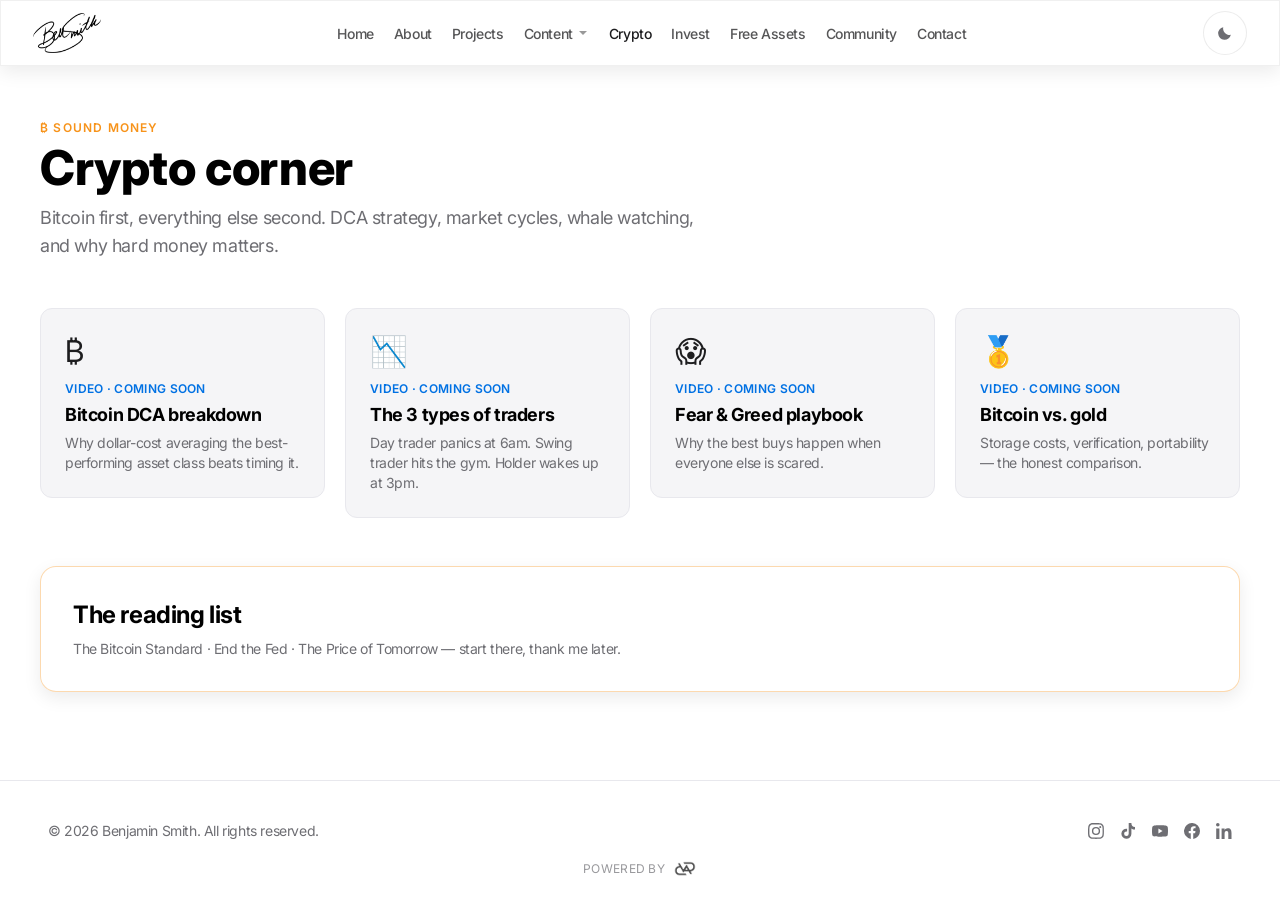
<file: crypto.html>
<!DOCTYPE html>
<html lang="en" class="dark">
<head>
  <script>(function(){var t=localStorage.theme,d=document.documentElement;if(t==='light'){d.classList.remove('dark');}else if(t!=='dark'&&window.matchMedia&&!window.matchMedia('(prefers-color-scheme: dark)').matches){d.classList.remove('dark');}})();</script>
  <meta charset="UTF-8">
  <meta name="viewport" content="width=device-width, initial-scale=1.0">
  <title>Crypto | @BenjaminJBSmith</title>
  <meta name="description" content="Bitcoin and crypto content from Benjamin JB Smith — DCA strategy, market cycles, and sound money.">
  <link rel="canonical" href="https://vauraagency.github.io/bjbs-website/crypto.html">
  <meta property="og:type" content="website">
  <meta property="og:site_name" content="@BenjaminJBSmith">
  <meta property="og:title" content="Crypto | @BenjaminJBSmith">
  <meta property="og:description" content="Bitcoin and crypto content from Benjamin JB Smith — DCA strategy, market cycles, and sound money.">
  <meta property="og:url" content="https://vauraagency.github.io/bjbs-website/crypto.html">
  <meta property="og:image" content="https://vauraagency.github.io/bjbs-website/images/avatar.jpg">
  <meta name="twitter:card" content="summary">
  <meta name="twitter:title" content="Crypto | @BenjaminJBSmith">
  <meta name="twitter:description" content="Bitcoin and crypto content from Benjamin JB Smith — DCA strategy, market cycles, and sound money.">
  <meta name="twitter:image" content="https://vauraagency.github.io/bjbs-website/images/avatar.jpg">
  <script type="application/ld+json">
  {
    "@context": "https://schema.org",
    "@type": "WebPage",
    "name": "Crypto | @BenjaminJBSmith",
    "description": "Bitcoin and crypto content from Benjamin JB Smith \u2014 DCA strategy, market cycles, and sound money.",
    "url": "https://vauraagency.github.io/bjbs-website/crypto.html",
    "isPartOf": {
      "@type": "WebSite",
      "name": "@BenjaminJBSmith",
      "url": "https://vauraagency.github.io/bjbs-website/"
    },
    "about": {
      "@type": "Person",
      "name": "Benjamin JB Smith"
    }
  }
  </script>
  <link rel="icon" type="image/svg+xml" href="images/favicon.svg">
  <link rel="stylesheet" href="css/tailwind-built.css">
  <link rel="preconnect" href="https://fonts.googleapis.com">
  <link rel="preconnect" href="https://fonts.gstatic.com" crossorigin>
  <link href="https://fonts.googleapis.com/css2?family=Inter:wght@400;500;600;700;800&display=swap" rel="stylesheet">
  <link rel="stylesheet" href="css/style.css">
</head>
<body class="font-sans antialiased bg-white text-slate-800 dark:bg-slate-900 dark:text-slate-200 tracking-tight">
  <main class="page-shell px-6 md:px-10 py-14 space-y-12">
    <header>
      <p class="text-xs uppercase tracking-widest text-btc font-semibold mb-2">₿ Sound money</p>
      <h1 class="text-4xl md:text-5xl font-extrabold leading-tight text-slate-900 dark:text-slate-100 mb-3">Crypto corner</h1>
      <p class="text-lg text-slate-500 dark:text-slate-400 max-w-2xl">Bitcoin first, everything else second. DCA strategy, market cycles, whale watching, and why hard money matters.</p>
    </header>
    <section>
      <div class="content-grid" id="crypto-grid">
        <div class="card rounded-2xl p-6">
          <div class="text-3xl mb-3">₿</div>
          <p class="text-xs uppercase tracking-wide text-indigo-500 font-semibold mb-1">Video · coming soon</p>
          <h3 class="font-bold text-lg mb-1 text-slate-900 dark:text-slate-100">Bitcoin DCA breakdown</h3>
          <p class="text-sm text-slate-500 dark:text-slate-400">Why dollar-cost averaging the best-performing asset class beats timing it.</p>
        </div>
        <div class="card rounded-2xl p-6">
          <div class="text-3xl mb-3">📉</div>
          <p class="text-xs uppercase tracking-wide text-indigo-500 font-semibold mb-1">Video · coming soon</p>
          <h3 class="font-bold text-lg mb-1 text-slate-900 dark:text-slate-100">The 3 types of traders</h3>
          <p class="text-sm text-slate-500 dark:text-slate-400">Day trader panics at 6am. Swing trader hits the gym. Holder wakes up at 3pm.</p>
        </div>
        <div class="card rounded-2xl p-6">
          <div class="text-3xl mb-3">😱</div>
          <p class="text-xs uppercase tracking-wide text-indigo-500 font-semibold mb-1">Video · coming soon</p>
          <h3 class="font-bold text-lg mb-1 text-slate-900 dark:text-slate-100">Fear & Greed playbook</h3>
          <p class="text-sm text-slate-500 dark:text-slate-400">Why the best buys happen when everyone else is scared.</p>
        </div>
        <div class="card rounded-2xl p-6">
          <div class="text-3xl mb-3">🥇</div>
          <p class="text-xs uppercase tracking-wide text-indigo-500 font-semibold mb-1">Video · coming soon</p>
          <h3 class="font-bold text-lg mb-1 text-slate-900 dark:text-slate-100">Bitcoin vs. gold</h3>
          <p class="text-sm text-slate-500 dark:text-slate-400">Storage costs, verification, portability — the honest comparison.</p>
        </div>
      </div>
      <div class="text-center mt-6 sm:hidden">
        <button id="view-all-btn" class="text-indigo-500 hover:underline font-medium text-sm">View all →</button>
      </div>
    </section>

    <div id="crypto-modal" class="hidden fixed inset-0 bg-black/50 z-50 flex items-center justify-center p-4">
      <div class="bg-white dark:bg-slate-900 rounded-2xl max-w-2xl w-full max-h-[90vh] overflow-auto elevation">
        <div class="sticky top-0 bg-white dark:bg-slate-900 border-b border-slate-200 dark:border-slate-800 px-6 py-4 flex items-center justify-between">
          <h2 class="text-xl font-bold text-slate-900 dark:text-slate-100">All content</h2>
          <button id="close-modal-btn" class="text-slate-500 hover:text-slate-900 dark:hover:text-slate-100">✕</button>
        </div>
        <div class="grid grid-cols-1 sm:grid-cols-2 gap-5 p-6">
          <div class="card rounded-2xl p-6">
            <div class="text-3xl mb-3">₿</div>
            <p class="text-xs uppercase tracking-wide text-indigo-500 font-semibold mb-1">Video · coming soon</p>
            <h3 class="font-bold text-lg mb-1 text-slate-900 dark:text-slate-100">Bitcoin DCA breakdown</h3>
            <p class="text-sm text-slate-500 dark:text-slate-400">Why dollar-cost averaging the best-performing asset class beats timing it.</p>
          </div>
          <div class="card rounded-2xl p-6">
            <div class="text-3xl mb-3">📉</div>
            <p class="text-xs uppercase tracking-wide text-indigo-500 font-semibold mb-1">Video · coming soon</p>
            <h3 class="font-bold text-lg mb-1 text-slate-900 dark:text-slate-100">The 3 types of traders</h3>
            <p class="text-sm text-slate-500 dark:text-slate-400">Day trader panics at 6am. Swing trader hits the gym. Holder wakes up at 3pm.</p>
          </div>
          <div class="card rounded-2xl p-6">
            <div class="text-3xl mb-3">😱</div>
            <p class="text-xs uppercase tracking-wide text-indigo-500 font-semibold mb-1">Video · coming soon</p>
            <h3 class="font-bold text-lg mb-1 text-slate-900 dark:text-slate-100">Fear & Greed playbook</h3>
            <p class="text-sm text-slate-500 dark:text-slate-400">Why the best buys happen when everyone else is scared.</p>
          </div>
          <div class="card rounded-2xl p-6">
            <div class="text-3xl mb-3">🥇</div>
            <p class="text-xs uppercase tracking-wide text-indigo-500 font-semibold mb-1">Video · coming soon</p>
            <h3 class="font-bold text-lg mb-1 text-slate-900 dark:text-slate-100">Bitcoin vs. gold</h3>
            <p class="text-sm text-slate-500 dark:text-slate-400">Storage costs, verification, portability — the honest comparison.</p>
          </div>
        </div>
      </div>
    </div>

    <script>
      document.getElementById('view-all-btn').addEventListener('click', () => {
        document.getElementById('crypto-modal').classList.remove('hidden');
      });
      document.getElementById('close-modal-btn').addEventListener('click', () => {
        document.getElementById('crypto-modal').classList.add('hidden');
      });
      document.getElementById('crypto-modal').addEventListener('click', (e) => {
        if (e.target.id === 'crypto-modal') {
          document.getElementById('crypto-modal').classList.add('hidden');
        }
      });
    </script>
    <section class="glass rounded-2xl p-8" style="border-color: rgba(247,147,26,.35)">
      <h2 class="text-2xl font-bold mb-2 text-slate-900 dark:text-slate-100">The reading list</h2>
      <p class="text-sm text-slate-500 dark:text-slate-400">The Bitcoin Standard · End the Fed · The Price of Tomorrow — start there, thank me later.</p>
    </section>
  </main>
  <div id="site-footer"></div>
  <script src="js/site.js" defer></script>
</body>
</html>
</file>
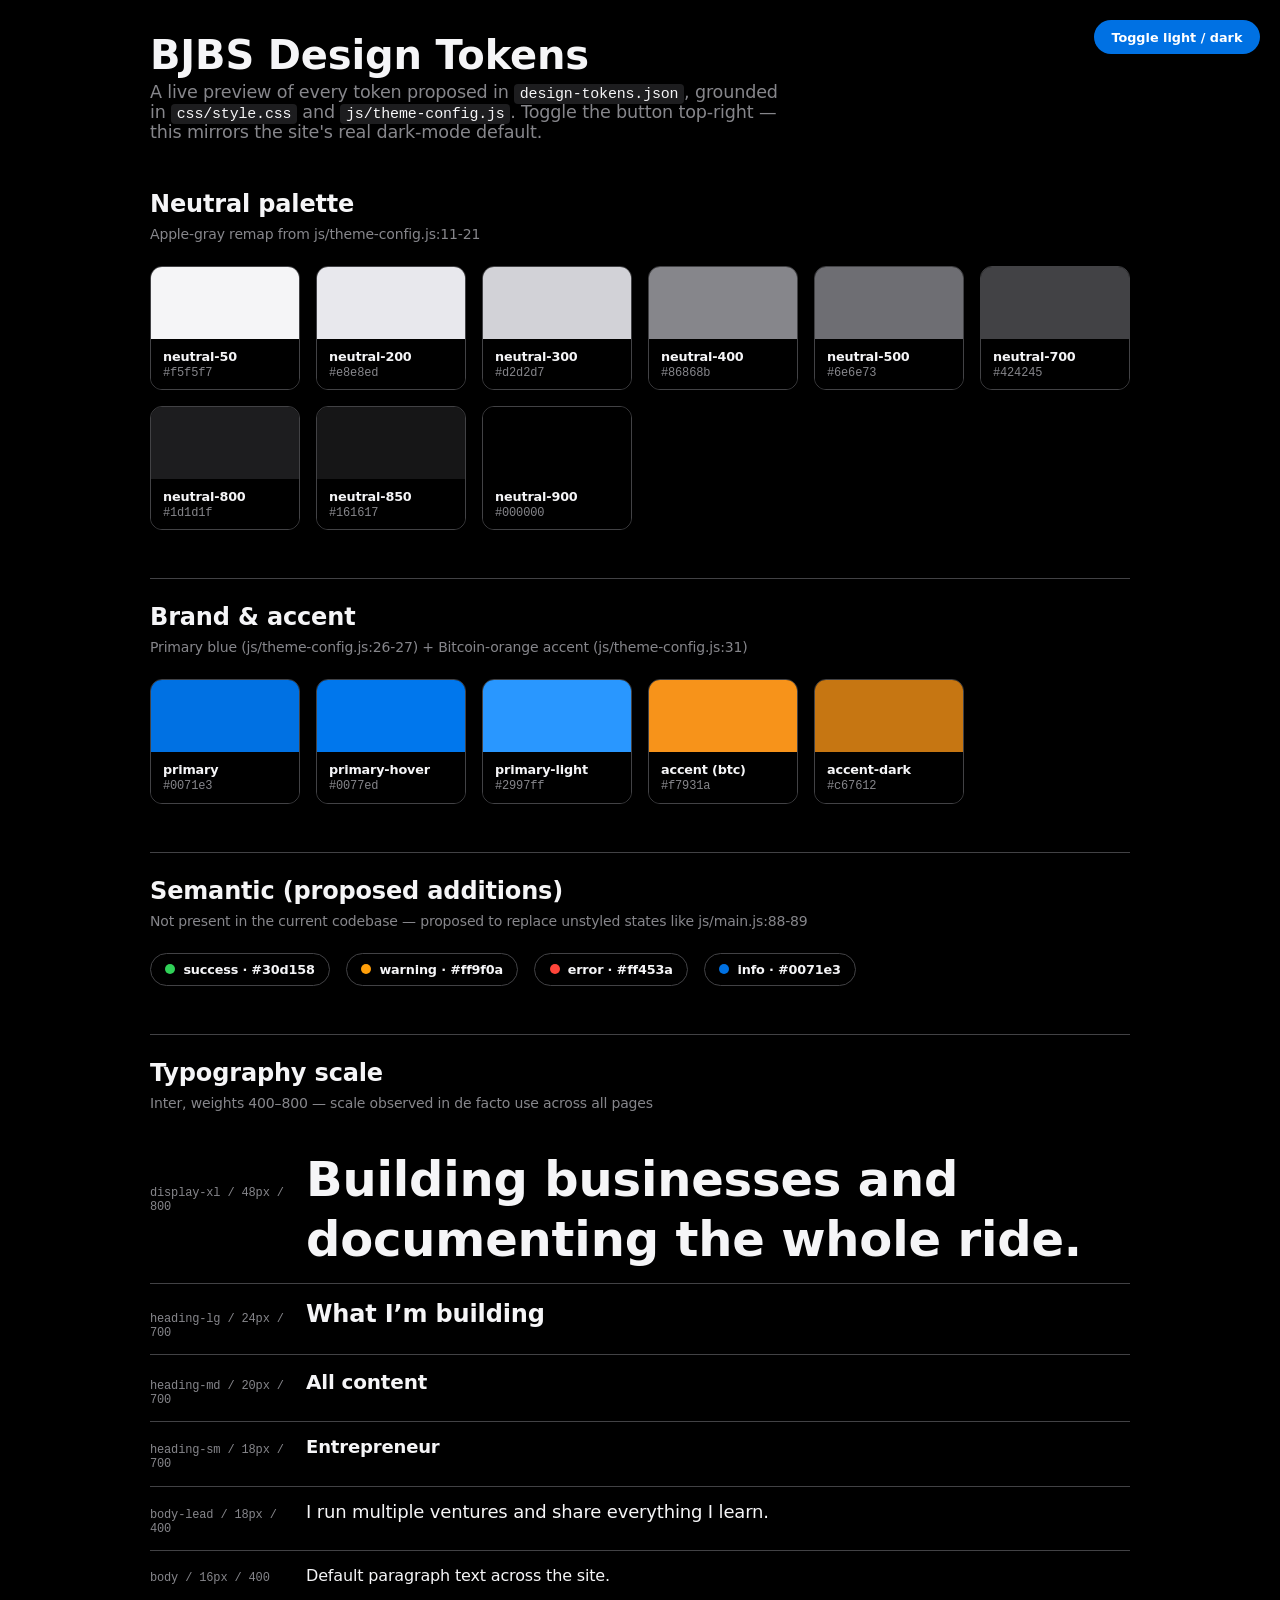
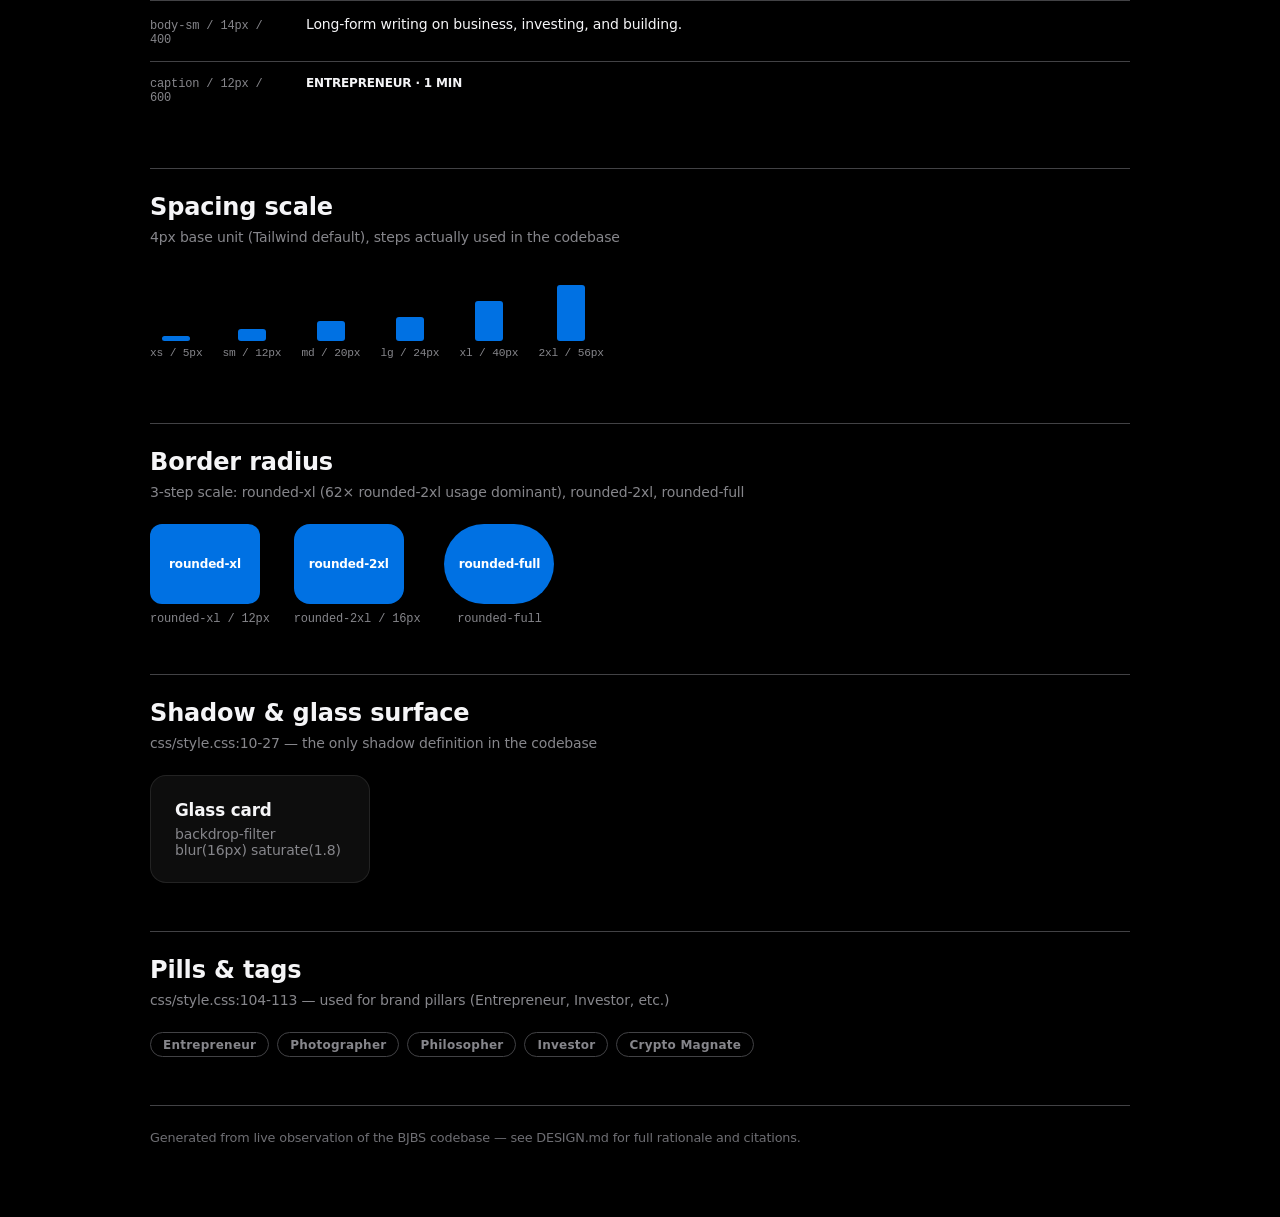
<file: design-preview.html>
<!DOCTYPE html>
<html lang="en" class="dark">
<head>
<meta charset="UTF-8">
<meta name="viewport" content="width=device-width, initial-scale=1.0">
<title>BJBS Design Tokens — Preview</title>
<style>
  :root {
    --neutral-50:#f5f5f7; --neutral-200:#e8e8ed; --neutral-300:#d2d2d7; --neutral-400:#86868b;
    --neutral-500:#6e6e73; --neutral-700:#424245; --neutral-800:#1d1d1f; --neutral-850:#161617; --neutral-900:#000000;
    --primary:#0071e3; --primary-hover:#0077ed; --primary-light:#2997ff;
    --accent:#f7931a; --accent-dark:#c67612;
    --success:#30d158; --warning:#ff9f0a; --error:#ff453a; --info:#0071e3;
    --bg:#ffffff; --text:#1d1d1f; --text-muted:#6e6e73; --text-faint:#86868b;
    --border:#d2d2d7; --glass-bg:rgba(255,255,255,0.65); --glass-border:rgba(0,0,0,0.06);
    --glass-shadow:0 6px 18px rgba(0,0,0,.08);
    --radius-sm:12px; --radius-lg:16px; --radius-full:9999px;
    --font-sans:'Inter',ui-sans-serif,system-ui,sans-serif;
  }
  html.dark {
    --bg:#000000; --text:#f5f5f7; --text-muted:#86868b; --text-faint:#6e6e73;
    --border:#424245; --glass-bg:rgba(22,22,23,0.6); --glass-border:rgba(255,255,255,0.09);
    --glass-shadow:0 6px 18px rgba(0,0,0,.45);
  }
  * { box-sizing: border-box; }
  body {
    font-family: var(--font-sans);
    background: var(--bg);
    color: var(--text);
    margin: 0;
    padding: 2rem 1.25rem 5rem;
    letter-spacing: -0.01em;
    transition: background .2s, color .2s;
  }
  .wrap { max-width: 980px; margin: 0 auto; }
  h1 { font-size: 2.5rem; font-weight: 800; margin: 0 0 .25rem; }
  .lede { color: var(--text-muted); font-size: 1.1rem; margin: 0 0 2.5rem; max-width: 640px; }
  h2 { font-size: 1.5rem; font-weight: 700; margin: 3rem 0 .5rem; padding-top: 1.5rem; border-top: 1px solid var(--border); }
  h2:first-of-type { border-top: none; padding-top: 0; }
  .sub { color: var(--text-muted); font-size: .875rem; margin: 0 0 1.5rem; }
  .grid { display: grid; gap: 1rem; }
  .swatch-grid { grid-template-columns: repeat(auto-fill, minmax(150px, 1fr)); }
  .swatch { border-radius: var(--radius-sm); overflow: hidden; border: 1px solid var(--border); }
  .swatch-color { height: 72px; }
  .swatch-label { padding: .6rem .75rem; font-size: .8rem; background: var(--bg); }
  .swatch-name { font-weight: 600; display: block; }
  .swatch-hex { color: var(--text-muted); font-family: ui-monospace, monospace; font-size: .75rem; }
  .type-row { display: flex; align-items: baseline; gap: 1rem; padding: .9rem 0; border-bottom: 1px solid var(--border); }
  .type-row:last-child { border-bottom: none; }
  .type-tag { flex: 0 0 140px; color: var(--text-muted); font-size: .75rem; font-family: ui-monospace, monospace; }
  .type-sample { flex: 1; }
  .space-ruler { display: flex; align-items: flex-end; gap: 1.25rem; padding: 1rem 0; flex-wrap: wrap; }
  .space-block { display: flex; flex-direction: column; align-items: center; gap: .4rem; }
  .space-bar { background: var(--primary); border-radius: 3px; width: 28px; }
  .space-label { font-size: .7rem; color: var(--text-muted); font-family: ui-monospace, monospace; }
  .radius-row, .shadow-row { display: flex; gap: 1.5rem; flex-wrap: wrap; }
  .demo-box { width: 110px; height: 80px; background: var(--primary); display: flex; align-items: center; justify-content: center; color: #fff; font-size: .75rem; font-weight: 600; }
  .demo-label { text-align: center; font-size: .75rem; color: var(--text-muted); margin-top: .5rem; font-family: ui-monospace, monospace; }
  .glass-demo {
    backdrop-filter: blur(16px) saturate(1.8);
    -webkit-backdrop-filter: blur(16px) saturate(1.8);
    background: var(--glass-bg);
    border: 1px solid var(--glass-border);
    box-shadow: var(--glass-shadow);
    border-radius: var(--radius-lg);
    padding: 1.5rem;
    width: 220px;
  }
  .glass-demo h3 { margin: 0 0 .35rem; font-size: 1.05rem; }
  .glass-demo p { margin: 0; color: var(--text-muted); font-size: .875rem; }
  .toggle-btn {
    position: fixed; top: 1.25rem; right: 1.25rem; z-index: 10;
    background: var(--primary); color: #fff; border: none; border-radius: var(--radius-full);
    padding: .6rem 1.1rem; font-size: .8rem; font-weight: 600; cursor: pointer; font-family: var(--font-sans);
  }
  .toggle-btn:hover { background: var(--primary-hover); }
  .pill-row { display: flex; gap: .5rem; flex-wrap: wrap; }
  .pill { padding: .3rem .75rem; border-radius: var(--radius-full); font-size: .75rem; font-weight: 600; letter-spacing: .02em; border: 1px solid var(--border); color: var(--text-muted); }
  .semantic-row { display: flex; gap: 1rem; flex-wrap: wrap; }
  .semantic-chip { display: flex; align-items: center; gap: .5rem; padding: .5rem .9rem; border-radius: var(--radius-full); border: 1px solid var(--border); font-size: .8rem; font-weight: 600; }
  .dot { width: 10px; height: 10px; border-radius: 50%; flex: none; }
  code { font-family: ui-monospace, monospace; background: var(--neutral-200); color: var(--text); padding: .1rem .35rem; border-radius: 4px; font-size: .85em; }
  html.dark code { background: var(--neutral-800); }
  footer { margin-top: 3rem; padding-top: 1.5rem; border-top: 1px solid var(--border); color: var(--text-faint); font-size: .8rem; }
</style>
</head>
<body>
<button class="toggle-btn" id="toggle">Toggle light / dark</button>
<div class="wrap">
  <h1>BJBS Design Tokens</h1>
  <p class="lede">A live preview of every token proposed in <code>design-tokens.json</code>, grounded in <code>css/style.css</code> and <code>js/theme-config.js</code>. Toggle the button top-right — this mirrors the site's real dark-mode default.</p>

  <h2>Neutral palette</h2>
  <p class="sub">Apple-gray remap from js/theme-config.js:11-21</p>
  <div class="grid swatch-grid" id="neutral-swatches"></div>

  <h2>Brand &amp; accent</h2>
  <p class="sub">Primary blue (js/theme-config.js:26-27) + Bitcoin-orange accent (js/theme-config.js:31)</p>
  <div class="grid swatch-grid" id="brand-swatches"></div>

  <h2>Semantic (proposed additions)</h2>
  <p class="sub">Not present in the current codebase — proposed to replace unstyled states like js/main.js:88-89</p>
  <div class="semantic-row" id="semantic-chips"></div>

  <h2>Typography scale</h2>
  <p class="sub">Inter, weights 400&ndash;800 &mdash; scale observed in de facto use across all pages</p>
  <div id="type-scale"></div>

  <h2>Spacing scale</h2>
  <p class="sub">4px base unit (Tailwind default), steps actually used in the codebase</p>
  <div class="space-ruler" id="space-ruler"></div>

  <h2>Border radius</h2>
  <p class="sub">3-step scale: rounded-xl (62&times; rounded-2xl usage dominant), rounded-2xl, rounded-full</p>
  <div class="radius-row" id="radius-demo"></div>

  <h2>Shadow &amp; glass surface</h2>
  <p class="sub">css/style.css:10-27 &mdash; the only shadow definition in the codebase</p>
  <div class="shadow-row">
    <div class="glass-demo">
      <h3>Glass card</h3>
      <p>backdrop-filter blur(16px) saturate(1.8)</p>
    </div>
  </div>

  <h2>Pills &amp; tags</h2>
  <p class="sub">css/style.css:104-113 &mdash; used for brand pillars (Entrepreneur, Investor, etc.)</p>
  <div class="pill-row">
    <span class="pill">Entrepreneur</span>
    <span class="pill">Photographer</span>
    <span class="pill">Philosopher</span>
    <span class="pill">Investor</span>
    <span class="pill">Crypto Magnate</span>
  </div>

  <footer>Generated from live observation of the BJBS codebase &mdash; see DESIGN.md for full rationale and citations.</footer>
</div>

<script>
  const neutrals = [
    ['50','#f5f5f7'], ['200','#e8e8ed'], ['300','#d2d2d7'], ['400','#86868b'],
    ['500','#6e6e73'], ['700','#424245'], ['800','#1d1d1f'], ['850','#161617'], ['900','#000000']
  ];
  const brand = [
    ['primary','#0071e3'], ['primary-hover','#0077ed'], ['primary-light','#2997ff'],
    ['accent (btc)','#f7931a'], ['accent-dark','#c67612']
  ];
  const semantic = [
    ['success','#30d158'], ['warning','#ff9f0a'], ['error','#ff453a'], ['info','#0071e3']
  ];
  const typeScale = [
    ['display-xl / 48px / 800', '3rem', 800, 'Building businesses and documenting the whole ride.'],
    ['heading-lg / 24px / 700', '1.5rem', 700, 'What I’m building'],
    ['heading-md / 20px / 700', '1.25rem', 700, 'All content'],
    ['heading-sm / 18px / 700', '1.125rem', 700, 'Entrepreneur'],
    ['body-lead / 18px / 400', '1.125rem', 400, 'I run multiple ventures and share everything I learn.'],
    ['body / 16px / 400', '1rem', 400, 'Default paragraph text across the site.'],
    ['body-sm / 14px / 400', '0.875rem', 400, 'Long-form writing on business, investing, and building.'],
    ['caption / 12px / 600', '0.75rem', 600, 'ENTREPRENEUR · 1 MIN']
  ];
  const spaceSteps = [
    ['xs','5px',5], ['sm','12px',12], ['md','20px',20], ['lg','24px',24], ['xl','40px',40], ['2xl','56px',56]
  ];
  const radii = [
    ['rounded-xl / 12px', '12px'], ['rounded-2xl / 16px', '16px'], ['rounded-full', '9999px']
  ];

  function swatch(name, hex) {
    return `<div class="swatch"><div class="swatch-color" style="background:${hex}"></div><div class="swatch-label"><span class="swatch-name">${name}</span><span class="swatch-hex">${hex}</span></div></div>`;
  }
  document.getElementById('neutral-swatches').innerHTML = neutrals.map(([n,h]) => swatch('neutral-'+n, h)).join('');
  document.getElementById('brand-swatches').innerHTML = brand.map(([n,h]) => swatch(n, h)).join('');
  document.getElementById('semantic-chips').innerHTML = semantic.map(([n,h]) =>
    `<div class="semantic-chip"><span class="dot" style="background:${h}"></span>${n} &middot; ${h}</div>`).join('');

  document.getElementById('type-scale').innerHTML = typeScale.map(([tag, size, weight, sample]) =>
    `<div class="type-row"><span class="type-tag">${tag}</span><span class="type-sample" style="font-size:${size};font-weight:${weight};line-height:1.25">${sample}</span></div>`
  ).join('');

  document.getElementById('space-ruler').innerHTML = spaceSteps.map(([label, px, val]) =>
    `<div class="space-block"><div class="space-bar" style="height:${Math.max(val,4)}px"></div><span class="space-label">${label} / ${px}</span></div>`
  ).join('');

  document.getElementById('radius-demo').innerHTML = radii.map(([label, r]) =>
    `<div><div class="demo-box" style="border-radius:${r}">${label.split(' / ')[0]}</div><div class="demo-label">${label}</div></div>`
  ).join('');

  document.getElementById('toggle').addEventListener('click', () => {
    document.documentElement.classList.toggle('dark');
  });
</script>
</body>
</html>
</file>
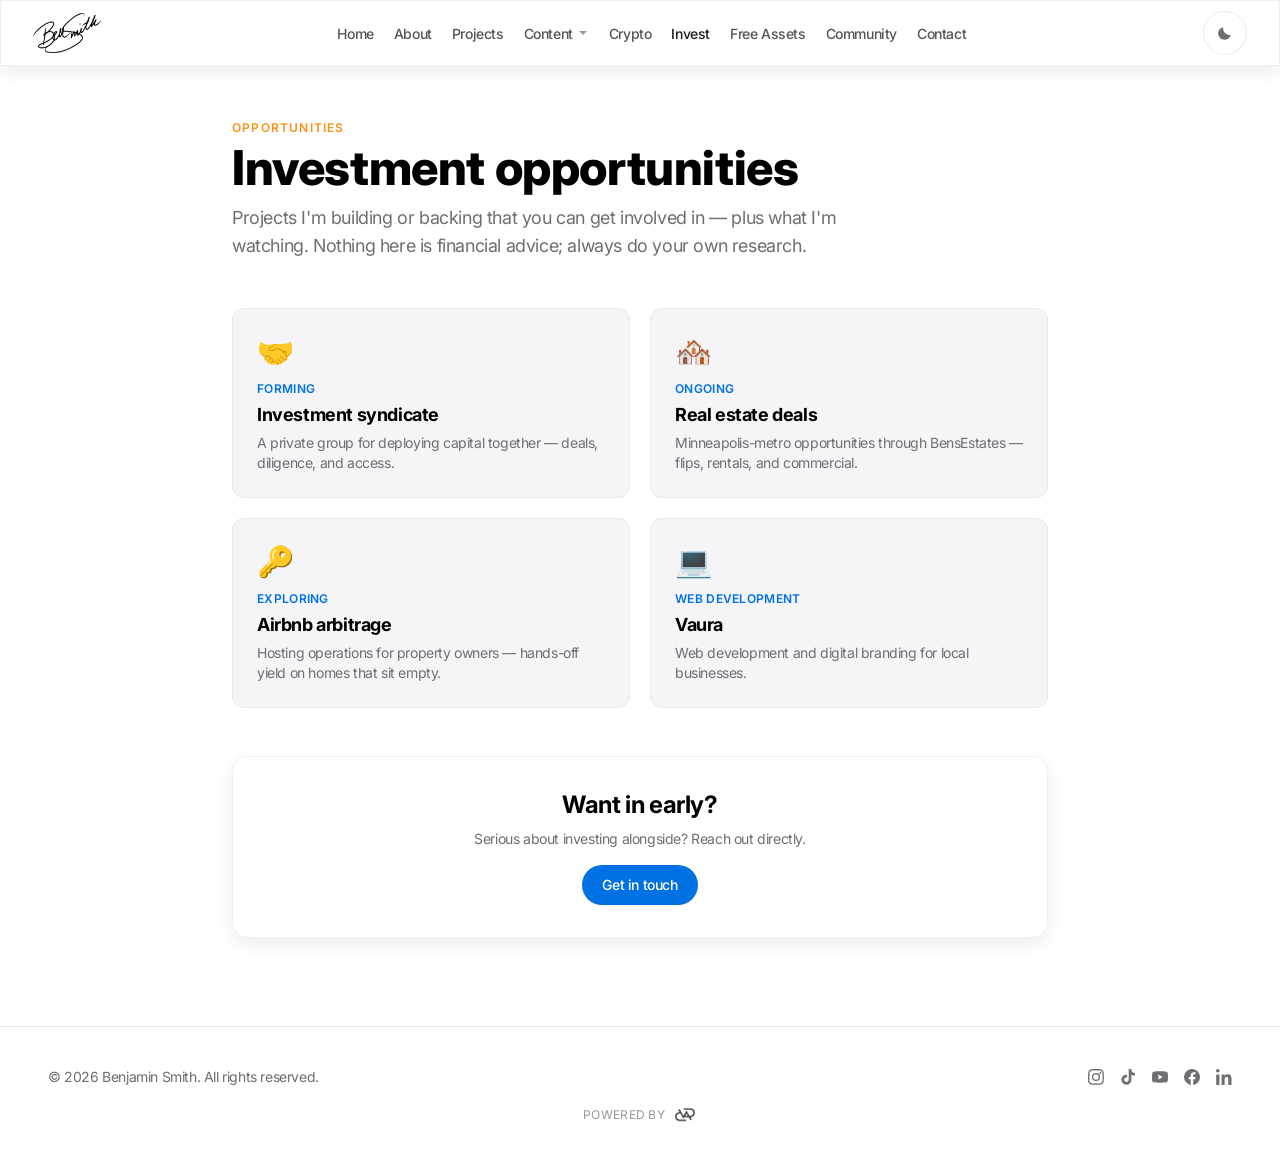
<file: invest.html>
<!DOCTYPE html>
<html lang="en" class="dark">
<head>
  <script>(function(){var t=localStorage.theme,d=document.documentElement;if(t==='light'){d.classList.remove('dark');}else if(t!=='dark'&&window.matchMedia&&!window.matchMedia('(prefers-color-scheme: dark)').matches){d.classList.remove('dark');}})();</script>
  <meta charset="UTF-8">
  <meta name="viewport" content="width=device-width, initial-scale=1.0">
  <title>Invest | @BenjaminJBSmith</title>
  <meta name="description" content="Investment opportunities and projects Benjamin JB Smith is building, backing, or watching.">
  <link rel="canonical" href="https://vauraagency.github.io/bjbs-website/invest.html">
  <meta property="og:type" content="website">
  <meta property="og:site_name" content="@BenjaminJBSmith">
  <meta property="og:title" content="Invest | @BenjaminJBSmith">
  <meta property="og:description" content="Investment opportunities and projects Benjamin JB Smith is building, backing, or watching.">
  <meta property="og:url" content="https://vauraagency.github.io/bjbs-website/invest.html">
  <meta property="og:image" content="https://vauraagency.github.io/bjbs-website/images/avatar.jpg">
  <meta name="twitter:card" content="summary">
  <meta name="twitter:title" content="Invest | @BenjaminJBSmith">
  <meta name="twitter:description" content="Investment opportunities and projects Benjamin JB Smith is building, backing, or watching.">
  <meta name="twitter:image" content="https://vauraagency.github.io/bjbs-website/images/avatar.jpg">
  <script type="application/ld+json">
  {
    "@context": "https://schema.org",
    "@type": "WebPage",
    "name": "Invest | @BenjaminJBSmith",
    "description": "Investment opportunities and projects Benjamin JB Smith is building, backing, or watching.",
    "url": "https://vauraagency.github.io/bjbs-website/invest.html",
    "isPartOf": {
      "@type": "WebSite",
      "name": "@BenjaminJBSmith",
      "url": "https://vauraagency.github.io/bjbs-website/"
    },
    "about": {
      "@type": "Person",
      "name": "Benjamin JB Smith"
    }
  }
  </script>
  <link rel="icon" type="image/svg+xml" href="images/favicon.svg">
  <link rel="stylesheet" href="css/tailwind-built.css">
  <link rel="preconnect" href="https://fonts.googleapis.com">
  <link rel="preconnect" href="https://fonts.gstatic.com" crossorigin>
  <link href="https://fonts.googleapis.com/css2?family=Inter:wght@400;500;600;700;800&display=swap" rel="stylesheet">
  <link rel="stylesheet" href="css/style.css">
</head>
<body class="font-sans antialiased bg-white text-slate-800 dark:bg-slate-900 dark:text-slate-200 tracking-tight">
  <main class="max-w-4xl mx-auto px-6 md:px-10 py-14 space-y-12">
    <header>
      <p class="text-xs uppercase tracking-widest text-btc font-semibold mb-2">Opportunities</p>
      <h1 class="text-4xl md:text-5xl font-extrabold leading-tight text-slate-900 dark:text-slate-100 mb-3">Investment opportunities</h1>
      <p class="text-lg text-slate-500 dark:text-slate-400 max-w-2xl">Projects I'm building or backing that you can get involved in — plus what I'm watching. Nothing here is financial advice; always do your own research.</p>
    </header>
    <section class="grid sm:grid-cols-2 gap-5">
      <div class="card rounded-2xl p-6">
        <div class="text-3xl mb-3">🤝</div>
        <p class="text-xs uppercase tracking-wide text-indigo-500 font-semibold mb-1">Forming</p>
        <h3 class="font-bold text-lg mb-1 text-slate-900 dark:text-slate-100">Investment syndicate</h3>
        <p class="text-sm text-slate-500 dark:text-slate-400">A private group for deploying capital together — deals, diligence, and access.</p>
      </div>
      <a href="https://linktr.ee/bensestates" target="_blank" rel="noopener" class="card rounded-2xl p-6 block hover:scale-[1.02] transition">
        <div class="text-3xl mb-3">🏘️</div>
        <p class="text-xs uppercase tracking-wide text-indigo-500 font-semibold mb-1">Ongoing</p>
        <h3 class="font-bold text-lg mb-1 text-slate-900 dark:text-slate-100">Real estate deals</h3>
        <p class="text-sm text-slate-500 dark:text-slate-400">Minneapolis-metro opportunities through BensEstates — flips, rentals, and commercial.</p>
      </a>
      <div class="card rounded-2xl p-6">
        <div class="text-3xl mb-3">🔑</div>
        <p class="text-xs uppercase tracking-wide text-indigo-500 font-semibold mb-1">Exploring</p>
        <h3 class="font-bold text-lg mb-1 text-slate-900 dark:text-slate-100">Airbnb arbitrage</h3>
        <p class="text-sm text-slate-500 dark:text-slate-400">Hosting operations for property owners — hands-off yield on homes that sit empty.</p>
      </div>
      <a href="https://popl.co/card/7kmqlK11/4/dash" target="_blank" rel="noopener" class="card rounded-2xl p-6 block hover:scale-[1.02] transition">
        <div class="text-3xl mb-3">💻</div>
        <p class="text-xs uppercase tracking-wide text-indigo-500 font-semibold mb-1">Web development</p>
        <h3 class="font-bold text-lg mb-1 text-slate-900 dark:text-slate-100">Vaura</h3>
        <p class="text-sm text-slate-500 dark:text-slate-400">Web development and digital branding for local businesses.</p>
      </a>
    </section>
    <section class="glass rounded-2xl p-8 text-center">
      <h2 class="text-2xl font-bold mb-2 text-slate-900 dark:text-slate-100">Want in early?</h2>
      <p class="text-sm text-slate-500 dark:text-slate-400 mb-4">Serious about investing alongside? Reach out directly.</p>
      <a href="contact.html" class="inline-block px-5 py-2.5 rounded-full bg-indigo-500 hover:bg-indigo-600 text-white font-medium text-sm transition">Get in touch</a>
    </section>
  </main>
  <div id="site-footer"></div>
  <script src="js/site.js" defer></script>
</body>
</html>
</file>
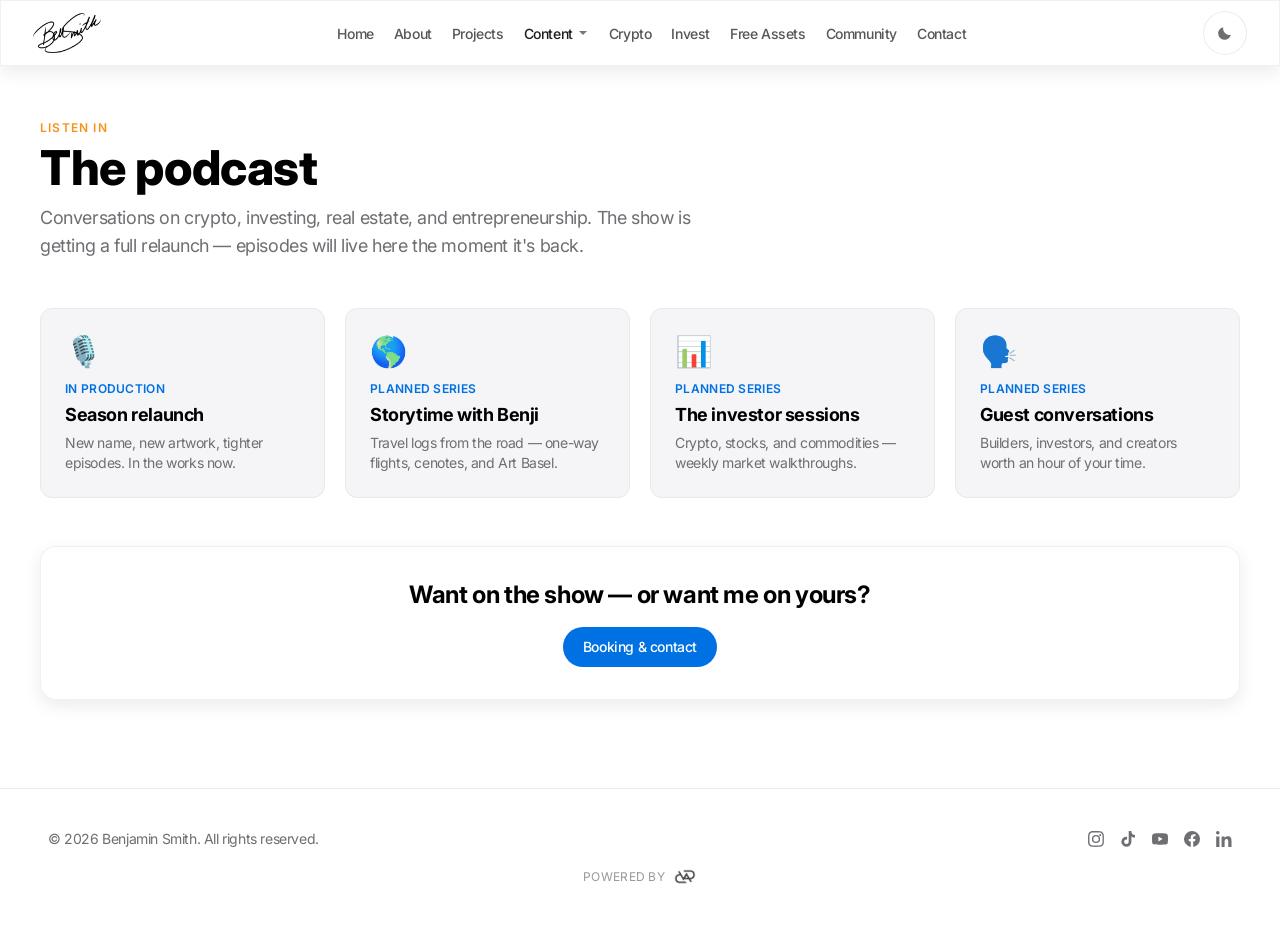
<file: podcast.html>
<!DOCTYPE html>
<html lang="en" class="dark">
<head>
  <script>(function(){var t=localStorage.theme,d=document.documentElement;if(t==='light'){d.classList.remove('dark');}else if(t!=='dark'&&window.matchMedia&&!window.matchMedia('(prefers-color-scheme: dark)').matches){d.classList.remove('dark');}})();</script>
  <meta charset="UTF-8">
  <meta name="viewport" content="width=device-width, initial-scale=1.0">
  <title>Podcast | @BenjaminJBSmith</title>
  <meta name="description" content="Benjamin JB Smith's podcast on crypto, investing, real estate, and entrepreneurship.">
  <link rel="canonical" href="https://vauraagency.github.io/bjbs-website/podcast.html">
  <meta property="og:type" content="website">
  <meta property="og:site_name" content="@BenjaminJBSmith">
  <meta property="og:title" content="Podcast | @BenjaminJBSmith">
  <meta property="og:description" content="Benjamin JB Smith's podcast on crypto, investing, real estate, and entrepreneurship.">
  <meta property="og:url" content="https://vauraagency.github.io/bjbs-website/podcast.html">
  <meta property="og:image" content="https://vauraagency.github.io/bjbs-website/images/avatar.jpg">
  <meta name="twitter:card" content="summary">
  <meta name="twitter:title" content="Podcast | @BenjaminJBSmith">
  <meta name="twitter:description" content="Benjamin JB Smith's podcast on crypto, investing, real estate, and entrepreneurship.">
  <meta name="twitter:image" content="https://vauraagency.github.io/bjbs-website/images/avatar.jpg">
  <script type="application/ld+json">
  {
    "@context": "https://schema.org",
    "@type": "WebPage",
    "name": "Podcast | @BenjaminJBSmith",
    "description": "Benjamin JB Smith's podcast on crypto, investing, real estate, and entrepreneurship.",
    "url": "https://vauraagency.github.io/bjbs-website/podcast.html",
    "isPartOf": {
      "@type": "WebSite",
      "name": "@BenjaminJBSmith",
      "url": "https://vauraagency.github.io/bjbs-website/"
    },
    "about": {
      "@type": "Person",
      "name": "Benjamin JB Smith"
    }
  }
  </script>
  <link rel="icon" type="image/svg+xml" href="images/favicon.svg">
  <link rel="stylesheet" href="css/tailwind-built.css">
  <link rel="preconnect" href="https://fonts.googleapis.com">
  <link rel="preconnect" href="https://fonts.gstatic.com" crossorigin>
  <link href="https://fonts.googleapis.com/css2?family=Inter:wght@400;500;600;700;800&display=swap" rel="stylesheet">
  <link rel="stylesheet" href="css/style.css">
</head>
<body class="font-sans antialiased bg-white text-slate-800 dark:bg-slate-900 dark:text-slate-200 tracking-tight">
  <main class="page-shell px-6 md:px-10 py-14 space-y-12">
    <header>
      <p class="text-xs uppercase tracking-widest text-btc font-semibold mb-2">Listen in</p>
      <h1 class="text-4xl md:text-5xl font-extrabold leading-tight text-slate-900 dark:text-slate-100 mb-3">The podcast</h1>
      <p class="text-lg text-slate-500 dark:text-slate-400 max-w-2xl">Conversations on crypto, investing, real estate, and entrepreneurship. The show is getting a full relaunch — episodes will live here the moment it's back.</p>
    </header>
    <section>
      <div class="content-grid" id="podcast-grid">
        <div class="card rounded-2xl p-6">
          <div class="text-3xl mb-3">🎙️</div>
          <p class="text-xs uppercase tracking-wide text-indigo-500 font-semibold mb-1">In production</p>
          <h3 class="font-bold text-lg mb-1 text-slate-900 dark:text-slate-100">Season relaunch</h3>
          <p class="text-sm text-slate-500 dark:text-slate-400">New name, new artwork, tighter episodes. In the works now.</p>
        </div>
        <div class="card rounded-2xl p-6">
          <div class="text-3xl mb-3">🌎</div>
          <p class="text-xs uppercase tracking-wide text-indigo-500 font-semibold mb-1">Planned series</p>
          <h3 class="font-bold text-lg mb-1 text-slate-900 dark:text-slate-100">Storytime with Benji</h3>
          <p class="text-sm text-slate-500 dark:text-slate-400">Travel logs from the road — one-way flights, cenotes, and Art Basel.</p>
        </div>
        <div class="card rounded-2xl p-6">
          <div class="text-3xl mb-3">📊</div>
          <p class="text-xs uppercase tracking-wide text-indigo-500 font-semibold mb-1">Planned series</p>
          <h3 class="font-bold text-lg mb-1 text-slate-900 dark:text-slate-100">The investor sessions</h3>
          <p class="text-sm text-slate-500 dark:text-slate-400">Crypto, stocks, and commodities — weekly market walkthroughs.</p>
        </div>
        <div class="card rounded-2xl p-6">
          <div class="text-3xl mb-3">🗣️</div>
          <p class="text-xs uppercase tracking-wide text-indigo-500 font-semibold mb-1">Planned series</p>
          <h3 class="font-bold text-lg mb-1 text-slate-900 dark:text-slate-100">Guest conversations</h3>
          <p class="text-sm text-slate-500 dark:text-slate-400">Builders, investors, and creators worth an hour of your time.</p>
        </div>
      </div>
      <div class="text-center mt-6 sm:hidden">
        <button id="view-all-btn" class="text-indigo-500 hover:underline font-medium text-sm">View all →</button>
      </div>
    </section>

    <div id="podcast-modal" class="hidden fixed inset-0 bg-black/50 z-50 flex items-center justify-center p-4">
      <div class="bg-white dark:bg-slate-900 rounded-2xl max-w-2xl w-full max-h-[90vh] overflow-auto elevation">
        <div class="sticky top-0 bg-white dark:bg-slate-900 border-b border-slate-200 dark:border-slate-800 px-6 py-4 flex items-center justify-between">
          <h2 class="text-xl font-bold text-slate-900 dark:text-slate-100">All series</h2>
          <button id="close-modal-btn" class="text-slate-500 hover:text-slate-900 dark:hover:text-slate-100">✕</button>
        </div>
        <div class="grid grid-cols-1 sm:grid-cols-2 gap-5 p-6">
          <div class="card rounded-2xl p-6">
            <div class="text-3xl mb-3">🎙️</div>
            <p class="text-xs uppercase tracking-wide text-indigo-500 font-semibold mb-1">In production</p>
            <h3 class="font-bold text-lg mb-1 text-slate-900 dark:text-slate-100">Season relaunch</h3>
            <p class="text-sm text-slate-500 dark:text-slate-400">New name, new artwork, tighter episodes. In the works now.</p>
          </div>
          <div class="card rounded-2xl p-6">
            <div class="text-3xl mb-3">🌎</div>
            <p class="text-xs uppercase tracking-wide text-indigo-500 font-semibold mb-1">Planned series</p>
            <h3 class="font-bold text-lg mb-1 text-slate-900 dark:text-slate-100">Storytime with Benji</h3>
            <p class="text-sm text-slate-500 dark:text-slate-400">Travel logs from the road — one-way flights, cenotes, and Art Basel.</p>
          </div>
          <div class="card rounded-2xl p-6">
            <div class="text-3xl mb-3">📊</div>
            <p class="text-xs uppercase tracking-wide text-indigo-500 font-semibold mb-1">Planned series</p>
            <h3 class="font-bold text-lg mb-1 text-slate-900 dark:text-slate-100">The investor sessions</h3>
            <p class="text-sm text-slate-500 dark:text-slate-400">Crypto, stocks, and commodities — weekly market walkthroughs.</p>
          </div>
          <div class="card rounded-2xl p-6">
            <div class="text-3xl mb-3">🗣️</div>
            <p class="text-xs uppercase tracking-wide text-indigo-500 font-semibold mb-1">Planned series</p>
            <h3 class="font-bold text-lg mb-1 text-slate-900 dark:text-slate-100">Guest conversations</h3>
            <p class="text-sm text-slate-500 dark:text-slate-400">Builders, investors, and creators worth an hour of your time.</p>
          </div>
        </div>
      </div>
    </div>

    <script>
      document.getElementById('view-all-btn').addEventListener('click', () => {
        document.getElementById('podcast-modal').classList.remove('hidden');
      });
      document.getElementById('close-modal-btn').addEventListener('click', () => {
        document.getElementById('podcast-modal').classList.add('hidden');
      });
      document.getElementById('podcast-modal').addEventListener('click', (e) => {
        if (e.target.id === 'podcast-modal') {
          document.getElementById('podcast-modal').classList.add('hidden');
        }
      });
    </script>
    <section class="glass rounded-2xl p-8 text-center">
      <h2 class="text-2xl font-bold mb-2 text-slate-900 dark:text-slate-100">Want on the show — or want me on yours?</h2>
      <a href="contact.html" class="inline-block mt-2 px-5 py-2.5 rounded-full bg-indigo-500 hover:bg-indigo-600 text-white font-medium text-sm transition">Booking & contact</a>
    </section>
  </main>
  <div id="site-footer"></div>
  <script src="js/site.js" defer></script>
</body>
</html>
</file>
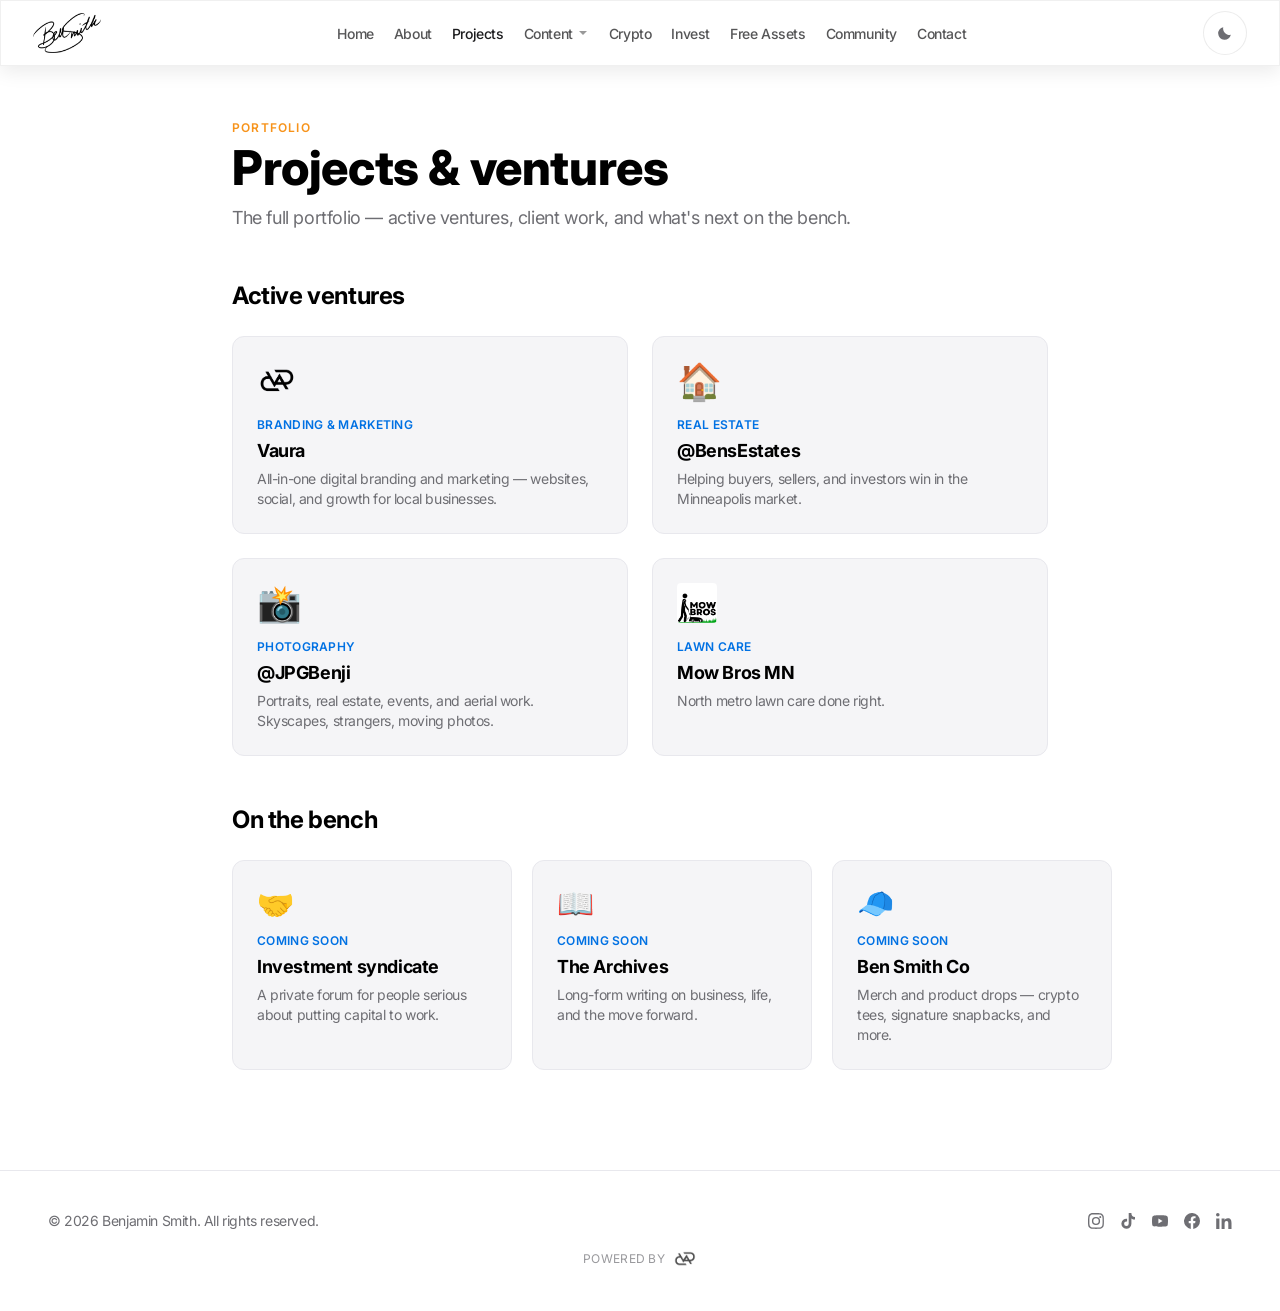
<file: projects.html>
<!DOCTYPE html>
<html lang="en" class="dark">
<head>
  <script>(function(){var t=localStorage.theme,d=document.documentElement;if(t==='light'){d.classList.remove('dark');}else if(t!=='dark'&&window.matchMedia&&!window.matchMedia('(prefers-color-scheme: dark)').matches){d.classList.remove('dark');}})();</script>
  <meta charset="UTF-8">
  <meta name="viewport" content="width=device-width, initial-scale=1.0">
  <title>Projects | @BenjaminJBSmith</title>
  <meta name="description" content="Everything Benjamin JB Smith is building — Vaura, BensEstates, JPG Benji, Mow Bros MN, and more.">
  <link rel="canonical" href="https://vauraagency.github.io/bjbs-website/projects.html">
  <meta property="og:type" content="website">
  <meta property="og:site_name" content="@BenjaminJBSmith">
  <meta property="og:title" content="Projects | @BenjaminJBSmith">
  <meta property="og:description" content="Everything Benjamin JB Smith is building — Vaura, BensEstates, JPG Benji, Mow Bros MN, and more.">
  <meta property="og:url" content="https://vauraagency.github.io/bjbs-website/projects.html">
  <meta property="og:image" content="https://vauraagency.github.io/bjbs-website/images/avatar.jpg">
  <meta name="twitter:card" content="summary">
  <meta name="twitter:title" content="Projects | @BenjaminJBSmith">
  <meta name="twitter:description" content="Everything Benjamin JB Smith is building — Vaura, BensEstates, JPG Benji, Mow Bros MN, and more.">
  <meta name="twitter:image" content="https://vauraagency.github.io/bjbs-website/images/avatar.jpg">
  <script type="application/ld+json">
  {
    "@context": "https://schema.org",
    "@type": "WebPage",
    "name": "Projects | @BenjaminJBSmith",
    "description": "Everything Benjamin JB Smith is building \u2014 Vaura, BensEstates, JPG Benji, Mow Bros MN, and more.",
    "url": "https://vauraagency.github.io/bjbs-website/projects.html",
    "isPartOf": {
      "@type": "WebSite",
      "name": "@BenjaminJBSmith",
      "url": "https://vauraagency.github.io/bjbs-website/"
    },
    "about": {
      "@type": "Person",
      "name": "Benjamin JB Smith"
    }
  }
  </script>
  <link rel="icon" type="image/svg+xml" href="images/favicon.svg">
  <link rel="stylesheet" href="css/tailwind-built.css">
  <link rel="preconnect" href="https://fonts.googleapis.com">
  <link rel="preconnect" href="https://fonts.gstatic.com" crossorigin>
  <link href="https://fonts.googleapis.com/css2?family=Inter:wght@400;500;600;700;800&display=swap" rel="stylesheet">
  <link rel="stylesheet" href="css/style.css">
</head>
<body class="font-sans antialiased bg-white text-slate-800 dark:bg-slate-900 dark:text-slate-200 tracking-tight">
  <main class="max-w-4xl mx-auto px-6 md:px-10 py-14 space-y-12">
    <header>
      <p class="text-xs uppercase tracking-widest text-btc font-semibold mb-2">Portfolio</p>
      <h1 class="text-4xl md:text-5xl font-extrabold leading-tight text-slate-900 dark:text-slate-100 mb-3">Projects & ventures</h1>
      <p class="text-lg text-slate-500 dark:text-slate-400 max-w-2xl">The full portfolio — active ventures, client work, and what's next on the bench.</p>
    </header>
    <section>
      <h2 class="text-2xl font-bold mb-6 text-slate-900 dark:text-slate-100">Active ventures</h2>
      <div class="sm:!grid sm:!grid-cols-2 sm:!gap-6">
        <a href="https://popl.co/card/7kmqlK11/4/dash" target="_blank" rel="noopener" class="card rounded-2xl p-6 block hover:scale-[1.02] transition">
          <img src="images/vaura-black.png" alt="Vaura" class="h-10 mb-4 dark:hidden"><img src="images/vaura-white.png" alt="Vaura" class="h-10 mb-4 hidden dark:block">
          <p class="text-xs uppercase tracking-wide text-indigo-500 font-semibold mb-1">Branding & Marketing</p>
          <h3 class="font-bold text-lg mb-1 text-slate-900 dark:text-slate-100">Vaura</h3>
          <p class="text-sm text-slate-500 dark:text-slate-400">All-in-one digital branding and marketing — websites, social, and growth for local businesses.</p>
        </a>
        <a href="https://linktr.ee/bensestates" target="_blank" rel="noopener" class="card rounded-2xl p-6 block hover:scale-[1.02] transition">
          <div class="text-4xl mb-4">🏠</div>
          <p class="text-xs uppercase tracking-wide text-indigo-500 font-semibold mb-1">Real Estate</p>
          <h3 class="font-bold text-lg mb-1 text-slate-900 dark:text-slate-100">@BensEstates</h3>
          <p class="text-sm text-slate-500 dark:text-slate-400">Helping buyers, sellers, and investors win in the Minneapolis market.</p>
        </a>
        <a href="https://instagram.com/JPGBenji" target="_blank" rel="noopener" class="card rounded-2xl p-6 block hover:scale-[1.02] transition">
          <div class="text-4xl mb-4">📸</div>
          <p class="text-xs uppercase tracking-wide text-indigo-500 font-semibold mb-1">Photography</p>
          <h3 class="font-bold text-lg mb-1 text-slate-900 dark:text-slate-100">@JPGBenji</h3>
          <p class="text-sm text-slate-500 dark:text-slate-400">Portraits, real estate, events, and aerial work. Skyscapes, strangers, moving photos.</p>
        </a>
        <a href="https://share.google/I07Zv9gb9vr2mikUy" target="_blank" rel="noopener" class="card rounded-2xl p-6 block hover:scale-[1.02] transition">
          <img src="images/mowbros.png" alt="Mow Bros" class="h-10 mb-4 rounded bg-white">
          <p class="text-xs uppercase tracking-wide text-indigo-500 font-semibold mb-1">Lawn Care</p>
          <h3 class="font-bold text-lg mb-1 text-slate-900 dark:text-slate-100">Mow Bros MN</h3>
          <p class="text-sm text-slate-500 dark:text-slate-400">North metro lawn care done right.</p>
        </a>
      </div>
    </section>
    <section>
      <h2 class="text-2xl font-bold mb-6 text-slate-900 dark:text-slate-100">On the bench</h2>
      <div class="carousel">
      <div class="card rounded-2xl p-6">
        <div class="text-3xl mb-3">🤝</div>
        <p class="text-xs uppercase tracking-wide text-indigo-500 font-semibold mb-1">Coming soon</p>
        <h3 class="font-bold text-lg mb-1 text-slate-900 dark:text-slate-100">Investment syndicate</h3>
        <p class="text-sm text-slate-500 dark:text-slate-400">A private forum for people serious about putting capital to work.</p>
      </div>
      <div class="card rounded-2xl p-6">
        <div class="text-3xl mb-3">📖</div>
        <p class="text-xs uppercase tracking-wide text-indigo-500 font-semibold mb-1">Coming soon</p>
        <h3 class="font-bold text-lg mb-1 text-slate-900 dark:text-slate-100">The Archives</h3>
        <p class="text-sm text-slate-500 dark:text-slate-400">Long-form writing on business, life, and the move forward.</p>
      </div>
      <div class="card rounded-2xl p-6">
        <div class="text-3xl mb-3">🧢</div>
        <p class="text-xs uppercase tracking-wide text-indigo-500 font-semibold mb-1">Coming soon</p>
        <h3 class="font-bold text-lg mb-1 text-slate-900 dark:text-slate-100">Ben Smith Co</h3>
        <p class="text-sm text-slate-500 dark:text-slate-400">Merch and product drops — crypto tees, signature snapbacks, and more.</p>
      </div>
      </div>
    </section>
  </main>
  <div id="site-footer"></div>
  <script src="js/site.js" defer></script>
</body>
</html>
</file>
<file: css/style.css>
/* ================= BJBS theme extras on top of Tailwind ================= */
html { scroll-behavior: smooth; }
body { padding-top: 64px; } /* room for the fixed glass nav */

/* Mobile safety: nothing may force the page wider than the screen */
html, body { max-width: 100%; overflow-x: hidden; }
img, svg, video { max-width: 100%; height: auto; }

/* ---------- Accessibility: keyboard focus ---------- */
/* Global focus-visible ring — matches the existing focus:ring-indigo-500
   pattern already used on form inputs, applied sitewide so nav links, tab
   buttons, icon buttons, and cards all get a visible keyboard-focus state. */
:focus-visible {
  outline: 2px solid #0071e3;
  outline-offset: 2px;
  border-radius: 4px;
}
/* Fully-rounded controls (pills, icon buttons, avatars) get a matching round ring */
.rounded-full:focus-visible { border-radius: 9999px; }
.dark :focus-visible { outline-color: #2997ff; }

/* ---------- Reduced motion ---------- */
@media (prefers-reduced-motion: reduce) {
  html { scroll-behavior: auto; }
  .glow-ring::before,
  .glow-ring::after {
    animation: none;
  }
  *, *::before, *::after {
    animation-duration: 0.001ms !important;
    animation-iteration-count: 1 !important;
    transition-duration: 0.001ms !important;
    scroll-behavior: auto !important;
  }
}

/* ---------- Flat-bordered card (grid/list content) ----------
   Second of the two reconciled card patterns: .glass stays reserved for
   genuinely elevated/floating surfaces (nav, dropdown, modals, CTA panels);
   everything else — grid items, feed cards, list cards — uses this flatter,
   bordered treatment instead of glassmorphism. */
.card {
  border-radius: 0.75rem;
  border: 1px solid #e8e8ed;
  background: #f5f5f7;
  transition: border-color 0.2s, background-color 0.2s;
}
.dark .card {
  background: #161617;
  border-color: #1d1d1f;
}
a.card:hover, .card.card-link:hover {
  border-color: #0071e3;
}
.dark a.card:hover, .dark .card.card-link:hover {
  border-color: #2997ff;
}

/* ---------- Elevation shadow for non-glass overlays (modals) ---------- */
.elevation {
  box-shadow: 0 12px 32px rgba(0, 0, 0, 0.16), 0 2px 8px rgba(0, 0, 0, 0.08);
}
.dark .elevation {
  box-shadow: 0 12px 32px rgba(0, 0, 0, 0.55), 0 2px 8px rgba(0, 0, 0, 0.35);
}

/* ---------- Semantic status colors (form/subscribe feedback) ---------- */
.text-success { color: #1a8f4c; }
.dark .text-success { color: #34d399; }
.text-error { color: #d92d20; }
.dark .text-error { color: #f87171; }

/* ---------- iOS liquid-glass surfaces ---------- */
.glass {
  backdrop-filter: blur(16px) saturate(1.8);
  -webkit-backdrop-filter: blur(16px) saturate(1.8);
  background: rgba(255, 255, 255, 0.65);
  border: 1px solid rgba(0, 0, 0, 0.06);
  box-shadow:
    inset 1.5px 1.5px 1px 0 rgba(255, 255, 255, 0.55),
    inset -1px -1px 1px 0 rgba(255, 255, 255, 0.35),
    0 6px 18px rgba(0, 0, 0, 0.08);
}
.dark .glass {
  background: rgba(22, 22, 23, 0.6);
  border-color: rgba(255, 255, 255, 0.09);
  box-shadow:
    inset 1.5px 1.5px 1px 0 rgba(255, 255, 255, 0.08),
    inset -1px -1px 1px 0 rgba(255, 255, 255, 0.05),
    0 6px 18px rgba(0, 0, 0, 0.45);
}

.glass-btn {
  backdrop-filter: blur(10px) saturate(1.6);
  -webkit-backdrop-filter: blur(10px) saturate(1.6);
  background: rgba(255, 255, 255, 0.5);
  border: 1px solid rgba(0, 0, 0, 0.08);
  transition: all 0.5s cubic-bezier(0.175, 0.885, 0.32, 1.6);
}
.glass-btn:hover { transform: scale(1.04); }
.dark .glass-btn {
  background: rgba(44, 44, 46, 0.55);
  border-color: rgba(255, 255, 255, 0.12);
}

/* ---------- Brand glow: Bitcoin-orange <-> Apple-blue, no purple/teal drift ---------- */
@keyframes glow-spin { to { --glow-angle: 360deg; } }
@property --glow-angle { syntax: '<angle>'; initial-value: 0deg; inherits: false; }

.glow-ring { position: relative; }
.glow-ring::before {
  content: '';
  position: absolute;
  inset: -3px;
  border-radius: inherit;
  padding: 3px;
  background: conic-gradient(from var(--glow-angle, 0deg),
    #f7931a, #ffb340, #0071e3, #ffb340, #f7931a);
  -webkit-mask: linear-gradient(#000 0 0) content-box, linear-gradient(#000 0 0);
  -webkit-mask-composite: xor;
  mask-composite: exclude;
  animation: glow-spin 6s linear infinite;
}
.glow-ring::after {
  content: '';
  position: absolute;
  inset: -6px;
  border-radius: inherit;
  background: conic-gradient(from var(--glow-angle, 0deg),
    #f7931a, #ffb340, #0071e3, #ffb340, #f7931a);
  filter: blur(18px);
  opacity: 0.45;
  z-index: -1;
  animation: glow-spin 6s linear infinite;
}

.glow-text {
  background: linear-gradient(100deg, #f7931a, #ffb340 35%, #0071e3 75%, #f7931a 110%);
  -webkit-background-clip: text;
  background-clip: text;
  color: transparent;
}

/* ---------- Single-row scroll-snap carousel ---------- */
.carousel {
  display: flex;
  gap: 1.25rem;
  overflow-x: auto;
  scroll-snap-type: x mandatory;
  padding-bottom: 0.75rem;
  scrollbar-width: thin;
  scrollbar-gutter: stable;
  touch-action: pan-x;
  -webkit-overflow-scrolling: touch;
}
.carousel > * {
  scroll-snap-align: start;
  flex: 0 0 auto;
  width: min(280px, 78vw);
}

/* ---------- Tabs / pillars (Apple-toned) ---------- */
.tab { background: #e8e8ed; color: #6e6e73; }
.dark .tab { background: #1d1d1f; color: #86868b; }
.tab:hover { color: #0071e3; }
.tab-active { background: #0071e3; color: #fff; }

.pillar {
  padding: 0.3rem 0.75rem;
  border-radius: 9999px;
  font-size: 0.75rem;
  font-weight: 600;
  letter-spacing: 0.02em;
  border: 1px solid #d2d2d7;
  color: #6e6e73;
}
.dark .pillar { border-color: #424245; color: #86868b; }

/* ---------- Top nav ---------- */
#site-nav { position: fixed; top: 0; left: 0; right: 0; z-index: 50; }
#site-nav .nav-item { color: #1d1d1f; opacity: 0.75; transition: opacity 0.2s; font-size: 0.875rem; font-weight: 500; }
.dark #site-nav .nav-item { color: #f5f5f7; }
#site-nav .nav-item:hover, #site-nav .nav-item.active { opacity: 1; }

#mobile-menu { display: none; }
#mobile-menu.open { display: block; }

/* Keyboard access for the desktop "Content" dropdown — same reveal the
   mouse gets via :hover, but for Tab users too. */
#site-nav .group:focus-within > .nav-dropdown { display: block; }

/* ---------- Loading skeleton (fetch()-driven showcases) ---------- */
.skeleton {
  border-radius: 0.75rem;
  background: linear-gradient(90deg, #e8e8ed 25%, #f5f5f7 37%, #e8e8ed 63%);
  background-size: 400% 100%;
  animation: skeleton-shimmer 1.4s ease infinite;
}
.dark .skeleton {
  background: linear-gradient(90deg, #1d1d1f 25%, #2c2c2e 37%, #1d1d1f 63%);
  background-size: 400% 100%;
}
@keyframes skeleton-shimmer {
  0% { background-position: 100% 50%; }
  100% { background-position: 0 50%; }
}
@media (prefers-reduced-motion: reduce) {
  .skeleton { animation: none; background: #e8e8ed; }
  .dark .skeleton { background: #1d1d1f; }
}

/* ---------- Pointer-tracking spotlight glow (vanilla port of GlowCard) ---------- */
[data-glow] {
  /* Brand-locked: blends Bitcoin orange <-> Apple blue with cursor X,
     matching .glow-ring — never drifts through green/purple */
  --glow-color: color-mix(in oklab, #0071e3 calc(var(--xp, 0) * 100%), #f7931a);
  --radius: 16;
  --border: 2;
  --size: 220;
  --border-size: calc(var(--border) * 1px);
  --spotlight-size: calc(var(--size) * 1px);
  position: relative;
  touch-action: auto;
  background-image: radial-gradient(
    var(--spotlight-size) var(--spotlight-size) at
    calc(var(--x, 0) * 1px) calc(var(--y, 0) * 1px),
    color-mix(in srgb, var(--glow-color) 8%, transparent), transparent
  );
  background-size: calc(100% + (2 * var(--border-size))) calc(100% + (2 * var(--border-size)));
  background-position: 50% 50%;
  background-attachment: fixed;
}

[data-glow]::before,
[data-glow]::after {
  pointer-events: none;
  content: "";
  position: absolute;
  inset: calc(var(--border-size) * -1);
  border: var(--border-size) solid transparent;
  border-radius: calc(var(--radius) * 1px);
  background-attachment: fixed;
  background-size: calc(100% + (2 * var(--border-size))) calc(100% + (2 * var(--border-size)));
  background-repeat: no-repeat;
  background-position: 50% 50%;
  mask: linear-gradient(transparent, transparent), linear-gradient(white, white);
  mask-clip: padding-box, border-box;
  mask-composite: intersect;
  -webkit-mask: linear-gradient(transparent, transparent), linear-gradient(white, white);
  -webkit-mask-clip: padding-box, border-box;
  -webkit-mask-composite: source-in;
}

[data-glow]::before {
  background-image: radial-gradient(
    calc(var(--spotlight-size) * 0.75) calc(var(--spotlight-size) * 0.75) at
    calc(var(--x, 0) * 1px) calc(var(--y, 0) * 1px),
    color-mix(in srgb, var(--glow-color) 90%, transparent), transparent 100%
  );
  filter: brightness(1.8);
}

[data-glow]::after {
  background-image: radial-gradient(
    calc(var(--spotlight-size) * 0.5) calc(var(--spotlight-size) * 0.5) at
    calc(var(--x, 0) * 1px) calc(var(--y, 0) * 1px),
    hsl(0 100% 100% / 0.8), transparent 100%
  );
}

/* ---------- Mobile-only carousel: grids become one swipeable row on phones ----------
   No longer applied to content grids — an 80vw card leaves the next one clipped
   at the right edge and nothing centred, which reads as a layout bug rather than
   a swipe affordance. Content grids now stack full-width on phones; the class is
   kept for any deliberate one-row carousel that still wants this. */
@media (max-width: 639px) {
  .m-carousel { display: flex !important; gap: 1.25rem; overflow-x: auto; scroll-snap-type: x mandatory; padding-bottom: 0.75rem; -webkit-overflow-scrolling: touch; touch-action: pan-x; scrollbar-gutter: stable; }
  .m-carousel > * { scroll-snap-align: start; flex: 0 0 auto; width: 80vw; }

  .carousel { display: flex !important; gap: 1.25rem; overflow-x: auto; scroll-snap-type: x mandatory; padding-bottom: 0.75rem; -webkit-overflow-scrolling: touch; touch-action: pan-x; scrollbar-gutter: stable; }
  .carousel > * { scroll-snap-align: start; flex: 0 0 auto; width: 80vw; }
}

/* ---------- Page shell: use the whole desktop canvas ----------
   Content pages were capped at Tailwind's max-w-4xl (896px), which left most
   of a desktop screen empty and squeezed card grids down to two columns.
   This is defined here rather than as a Tailwind utility because
   tailwind-built.css is a pre-built artifact (zero-build site) and only
   contains the classes that were in the markup when it was generated. */
.page-shell {
  width: 100%;
  max-width: 1600px;
  margin-inline: auto;
}

/* ---------- Responsive content grid (articles, reads, videos, podcast) ----------
   Replaces the `carousel sm:grid sm:grid-cols-2` pattern, which never became a
   grid on desktop: style.css loads after tailwind-built.css, so the unscoped
   `.carousel { display: flex }` rule beat `.sm\:grid` at equal specificity and
   every breakpoint got a clipped one-row scroller. Pairs with .m-carousel,
   which restores the swipeable row on phones only. */
.content-grid {
  display: grid;
  grid-template-columns: repeat(1, minmax(0, 1fr));
  gap: 1.25rem;
  align-items: start;
}
@media (min-width: 640px) {
  .content-grid { grid-template-columns: repeat(2, minmax(0, 1fr)); }
}
@media (min-width: 1024px) {
  .content-grid { grid-template-columns: repeat(4, minmax(0, 1fr)); }
}

/* ---------- Shorts row ----------
   Short-form is vertical, so its cards use a portrait thumb and sit narrower
   than the standard 280px carousel card — a 9:16 thumb at full card width
   makes a ~500px-tall row. Defined here rather than as Tailwind's
   aspect-[9/16], which isn't in the pre-built stylesheet. */
.aspect-short { aspect-ratio: 9 / 16; }
.carousel.carousel-shorts > * { width: min(200px, 52vw); }

/* line-clamp-2 ships in tailwind-built.css but -3 does not, and the feed cards
   need a slightly longer excerpt than the showcase rows. */
.line-clamp-3 {
  display: -webkit-box;
  -webkit-line-clamp: 3;
  -webkit-box-orient: vertical;
  overflow: hidden;
}

/* ---------- Page gutter ----------
   The horizontal padding each <main> actually uses, exposed as a variable so
   carousels can cancel it on the right. Values mirror the Tailwind classes on
   each page's <main>; left padding is untouched so nothing shifts. */
main           { --page-gutter: 1.5rem; }  /* every page: px-6 */

/* Width of the centred container a carousel has to break out of. */
.page-shell      { --shell-max: 1600px; }
main.max-w-4xl   { --shell-max: 56rem; }
@media (min-width: 768px) {
  main      { --page-gutter: 2.5rem; }  /* content pages: md:px-10 */
  main.grow { --page-gutter: 3rem; }    /* index.html:    md:px-12 */
}

/* ---------- Carousels run to the edge of the screen ----------
   A scrolling row clipped at the page gutter looks like a bug: the card stops
   short of the screen edge with dead space beside it. Cancel the right gutter
   so the row bleeds to the edge, and re-add it as scroll padding so the last
   card still lands flush with the left margin when you reach the end. */
/* The page container is capped and centred, so on a wide screen a row stopped
   at the container edge with dead space beyond it. Cancel the centring margin
   as well as the gutter so the row always runs to the edge of the screen; keep
   a gutter of scroll padding so the last card lands cleanly at the end. */
.carousel {
  --bleed-right: calc(max(0px, (100vw - var(--shell-max, 100vw)) / 2) + var(--page-gutter, 0px));
  margin-right: calc(-1 * var(--bleed-right));
  padding-right: var(--page-gutter, 0px);
  scroll-padding-right: var(--page-gutter, 0px);
}

/* Tailwind's whitespace-nowrap isn't in the pre-built stylesheet, so the
   "See all" link wrapped onto two lines instead of staying on one. */
.whitespace-nowrap { white-space: nowrap; }
</file>
